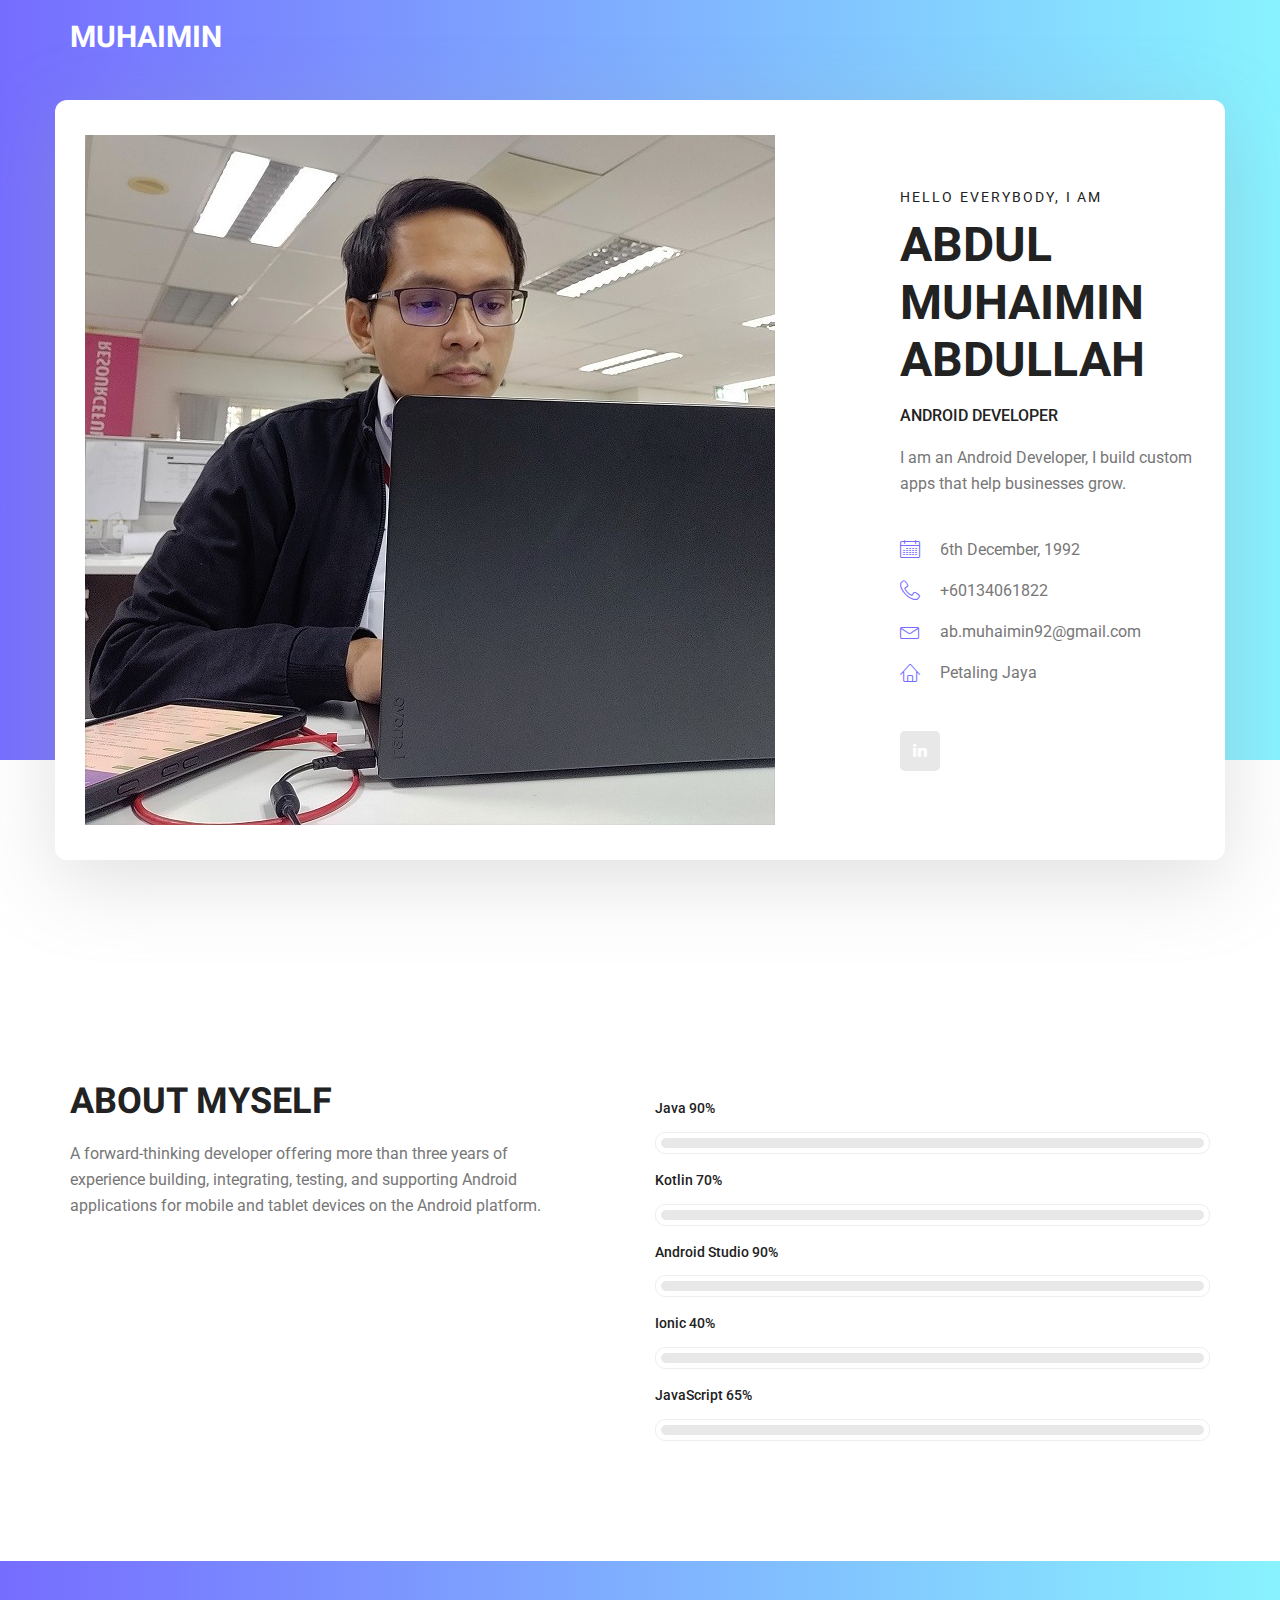
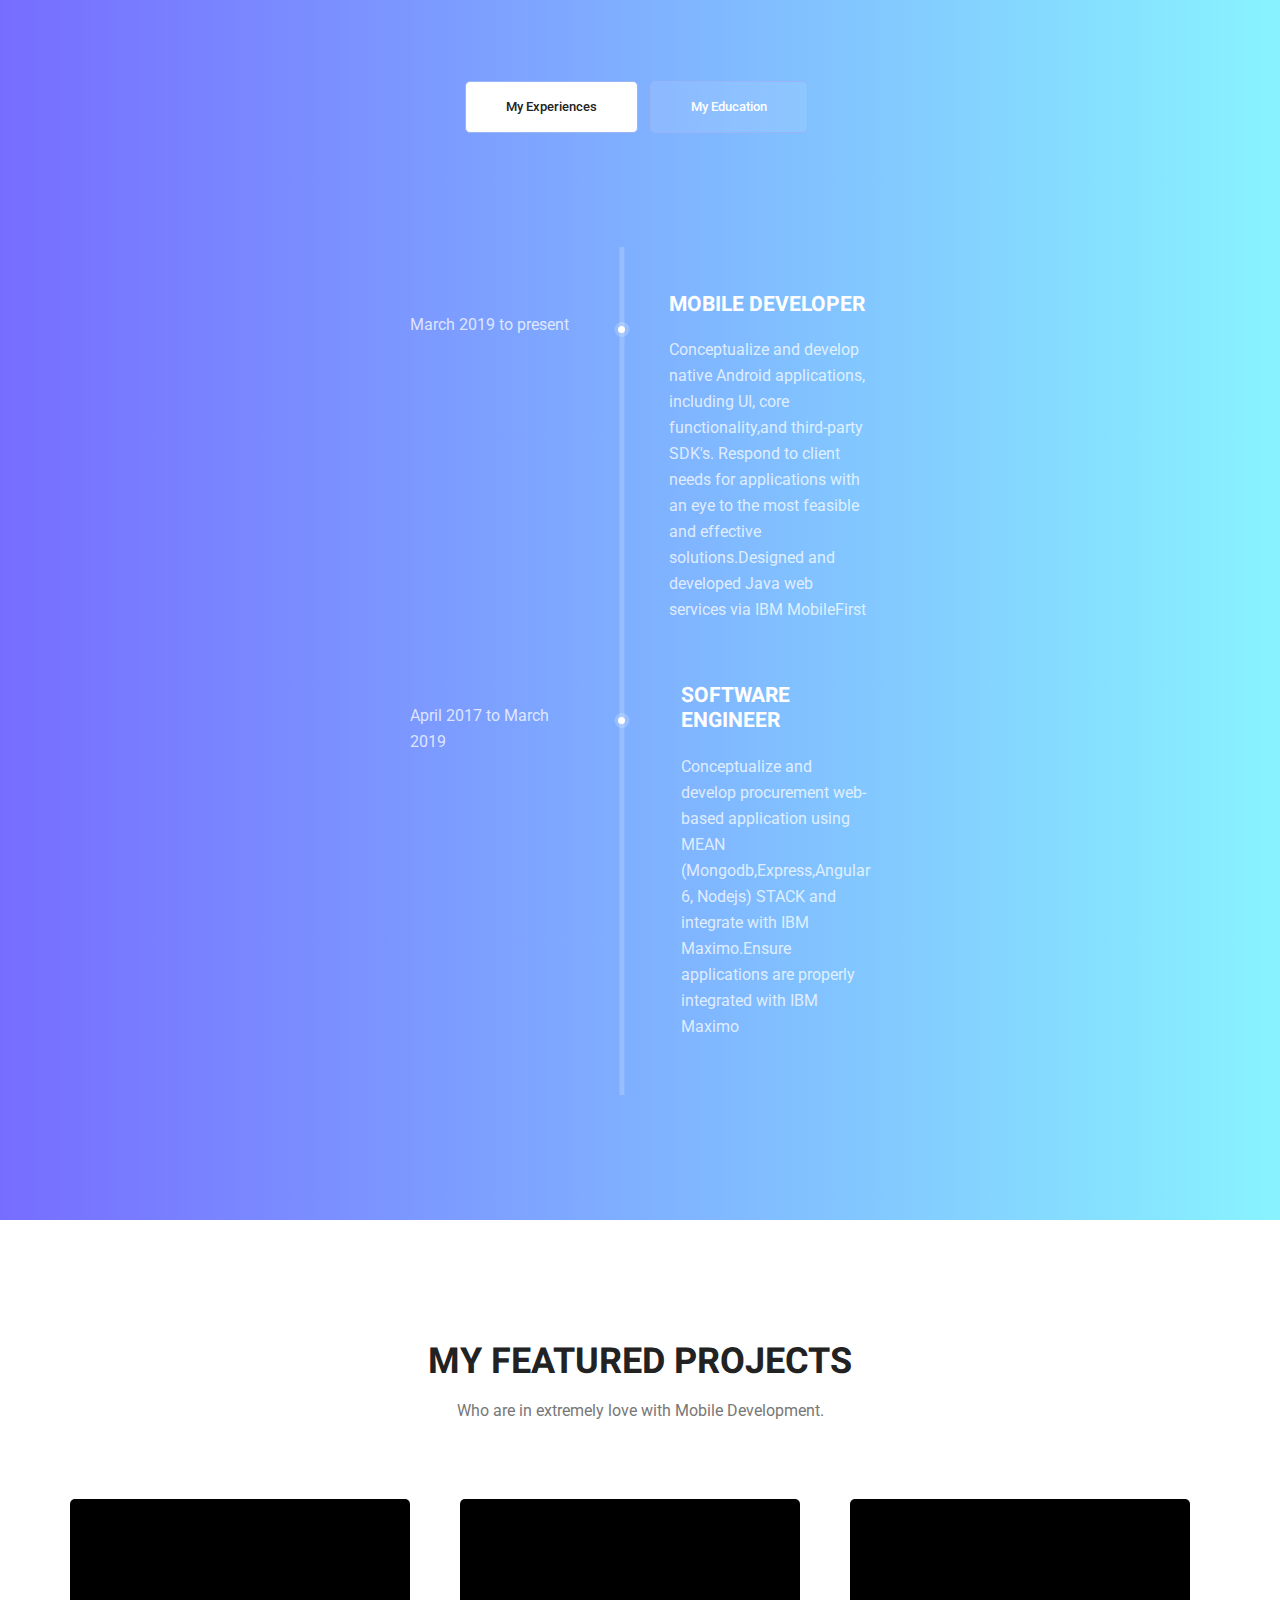
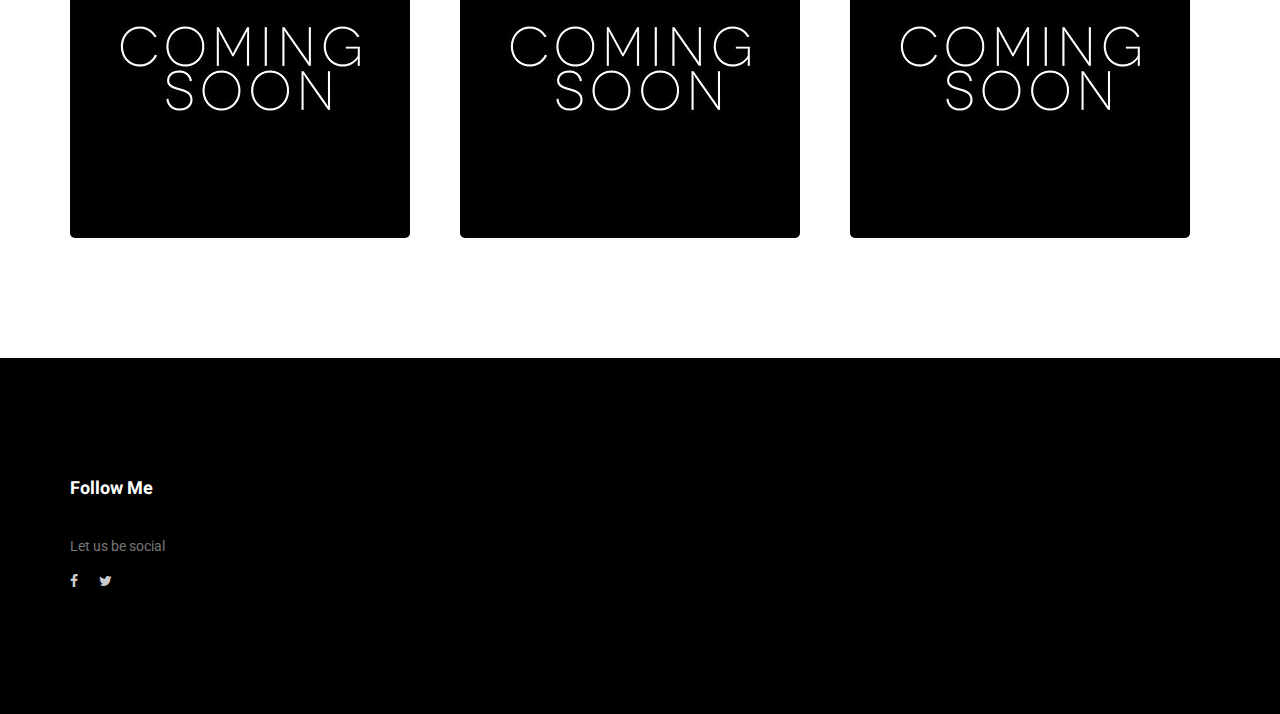
<file: index.html>
<!doctype html>
<html lang="en">

<head>
  <!-- Required meta tags -->
  <meta charset="utf-8">
  <meta name="viewport" content="width=device-width, initial-scale=1, shrink-to-fit=no">
  <link rel="icon" href="img/favicon.png" type="image/png">
  <title>Muhaimin</title>
  <!-- Bootstrap CSS -->
  <link rel="stylesheet" href="css/bootstrap.css">
  <link rel="stylesheet" href="vendors/linericon/style.css">
  <link rel="stylesheet" href="css/font-awesome.min.css">
  <link rel="stylesheet" href="vendors/owl-carousel/owl.carousel.min.css">
  <link rel="stylesheet" href="vendors/lightbox/simpleLightbox.css">
  <link rel="stylesheet" href="vendors/nice-select/css/nice-select.css">
  <link rel="stylesheet" href="vendors/animate-css/animate.css">
  <link rel="stylesheet" href="vendors/popup/magnific-popup.css">
  <link rel="stylesheet" href="vendors/flaticon/flaticon.css">
  <!-- main css -->
  <link rel="stylesheet" href="css/style.css">
  <link rel="stylesheet" href="css/responsive.css">
</head>

<body>

  <!--================Header Menu Area =================-->
  <header class="header_area">

    <div class="container box_1620">
      <!-- Brand and toggle get grouped for better mobile display -->
    <h2>MUHAIMIN</h2>

    </div>
  </header>
  <!--================Header Menu Area =================-->

  <!--================Home Banner Area =================-->
  <section class="home_banner_area">
    <div class="container box_1620">
      <div class="banner_inner d-flex align-items-center">
        <div class="banner_content">
          <div class="media">
            <div class="d-flex">
              <img src="img/personal.jpg" alt="">
            </div>
            <div class="media-body">
              <div class="personal_text">
                <h6>Hello Everybody, i am</h6>
                <h3>Abdul muhaimin abdullah</h3>
                <h4>Android Developer</h4>
                <p>I am an Android Developer, I build custom apps that help businesses grow.</p>
                <ul class="list basic_info">
                  <li><a href="#"><i class="lnr lnr-calendar-full"></i> 6th December, 1992</a></li>
                  <li><a href="#"><i class="lnr lnr-phone-handset"></i> +60134061822</a></li>
                  <li><a href="#"><i class="lnr lnr-envelope"></i>ab.muhaimin92@gmail.com</a></li>
                  <li><a href="#"><i class="lnr lnr-home"></i> Petaling Jaya</a></li>
                </ul>
                <ul class="list personal_social">
                  <li><a href="https://www.linkedin.com/in/abdul-muhaimin-abdullah-b556b0115/"><i class="fa fa-linkedin"></i></a></li>
                </ul>
              </div>
            </div>
          </div>
        </div>
      </div>
    </div>
  </section>
  <!--================End Home Banner Area =================-->

  <!--================Welcome Area =================-->
  <section class="welcome_area p_120">
    <div class="container">
      <div class="row welcome_inner">
        <div class="col-lg-6">
          <div class="welcome_text">
            <h4>About Myself</h4>
            <p>A forward-thinking developer offering more than three years of experience building, integrating, testing, and supporting Android applications for mobile and tablet devices on the Android platform.</p>
          </div>
        </div>
        <div class="col-lg-6">
          <div class="tools_expert">
            <div class="skill_main">
              <div class="skill_item">
                <h4>Java <span class="counter">90</span>%</h4>
                <div class="progress_br">
                  <div class="progress">
                    <div class="progress-bar" role="progressbar" aria-valuenow="90" aria-valuemin="0" aria-valuemax="100"></div>
                  </div>
                </div>
              </div>
              <div class="skill_item">
                <h4>Kotlin <span class="counter">70</span>%</h4>
                <div class="progress_br">
                  <div class="progress">
                    <div class="progress-bar" role="progressbar" aria-valuenow="70" aria-valuemin="0" aria-valuemax="100"></div>
                  </div>
                </div>
              </div>
              <div class="skill_item">
                <h4>Android Studio <span class="counter">90</span>%</h4>
                <div class="progress_br">
                  <div class="progress">
                    <div class="progress-bar" role="progressbar" aria-valuenow="90" aria-valuemin="0" aria-valuemax="100"></div>
                  </div>
                </div>
              </div>
              <div class="skill_item">
                <h4>Ionic <span class="counter">40</span>%</h4>
                <div class="progress_br">
                  <div class="progress">
                    <div class="progress-bar" role="progressbar" aria-valuenow="40" aria-valuemin="0" aria-valuemax="100"></div>
                  </div>
                </div>
              </div>
              <div class="skill_item">
                <h4>JavaScript <span class="counter">65</span>%</h4>
                <div class="progress_br">
                  <div class="progress">
                    <div class="progress-bar" role="progressbar" aria-valuenow="65" aria-valuemin="0" aria-valuemax="100"></div>
                  </div>
                </div>
              </div>
            </div>
          </div>
        </div>
      </div>
    </div>
  </section>
  <!--================End Welcome Area =================-->

  <!--================My Tabs Area =================-->
  <section class="mytabs_area p_120">
    <div class="container">
      <div class="tabs_inner">
        <ul class="nav nav-tabs" id="myTab" role="tablist">
          <li class="nav-item">
            <a class="nav-link active" id="home-tab" data-toggle="tab" href="#home" role="tab" aria-controls="home" aria-selected="true">My Experiences</a>
          </li>
          <li class="nav-item">
            <a class="nav-link" id="profile-tab" data-toggle="tab" href="#profile" role="tab" aria-controls="profile" aria-selected="false">My Education</a>
          </li>
        </ul>
        <div class="tab-content" id="myTabContent">
          <div class="tab-pane fade show active" id="home" role="tabpanel" aria-labelledby="home-tab">
            <ul class="list">
              <li>
                <span></span>
                <div class="media">
                  <div class="d-flex">
                    <p>March 2019 to present</p>
                  </div>
                  <div class="media-body">
                    <h4>Mobile Developer </h4>
                    <p>Conceptualize and develop native Android applications, including UI, core functionality,and third-party SDK's.
                      Respond to client needs for applications with an eye to the most feasible and effective solutions.Designed and developed Java web services via IBM MobileFirst</p>
                  </div>
                </div>
              </li>
              <li>
                <span></span>
                <div class="media">
                  <div class="d-flex">
                    <p>April 2017 to March 2019</p>
                  </div>
                  <div class="media-body">
                    <h4>Software Engineer</h4>
                    <p>Conceptualize and develop procurement web-based application using MEAN (Mongodb,Express,Angular 6, Nodejs) STACK and integrate with IBM Maximo.Ensure applications are properly integrated with IBM Maximo</p>
                  </div>
                </div>
              </li>
            </ul>
          </div>
          <div class="tab-pane fade" id="profile" role="tabpanel" aria-labelledby="profile-tab">
            <ul class="list">
              <li>
                <span></span>
                <div class="media">
                  <div class="d-flex">
                    <p>Jan 2017 to April 2017</p>
                  </div>
                  <div class="media-body">
                    <h4>Aptech Java Professional Training</h4>
                    <p>AGLSM Sdn Bhd, Private Education Institute, Kuala Lumpur, Malaysia</p>
                  </div>
                </div>
              </li>
              <li>
                <span></span>
                <div class="media">
                  <div class="d-flex">
                    <p>Sept 2011 to Jun 2015</p>
                  </div>
                  <div class="media-body">
                    <h4>Computer Engineering</h4>
                    <p>Universiti Malaysia Perlis (UniMAP)</p>
                  </div>
                </div>
              </li>
            </ul>
          </div>
        </div>
      </div>
    </div>
  </section>
  <!--================End My Tabs Area =================-->


  <!--================Home Gallery Area =================-->
  <section class="home_gallery_area p_120">
    <div class="container">
      <div class="main_title">
        <h2>My Featured Projects</h2>
        <p>Who are in extremely love with Mobile Development.</p>
      </div>
    </div>
    <div class="container">
      <div class="gallery_f_inner row imageGallery1">
        <div class="col-lg-4 col-md-4 col-sm-6 brand manipul design print">
          <div class="h_gallery_item">
            <div class="g_img_item">
              <img class="img-fluid" src="img/gallery/project-1.jpg" alt="">
              <a class="light" href="img/gallery/project-1.jpg"><img src="img/gallery/icon.png" alt=""></a>
            </div>
            <div class="g_item_text">
              <!-- <h4>Buku Masakan</h4>
              <p>Android</p>-->
            </div>
          </div>
        </div>
        <div class="col-lg-4 col-md-4 col-sm-6 brand manipul creative">
          <div class="h_gallery_item">
            <div class="g_img_item">
              <img class="img-fluid" src="img/gallery/project-1.jpg" alt="">
              <a class="light" href="img/gallery/project-1.jpg"><img src="img/gallery/icon.png" alt=""></a>
            </div>
            <div class="g_item_text">
              <!-- <h4>Buku Masakan</h4>
              <p>Android</p>-->
            </div>
          </div>
        </div>
        <div class="col-lg-4 col-md-4 col-sm-6 manipul creative design print">
          <div class="h_gallery_item">
            <div class="g_img_item">
              <img class="img-fluid" src="img/gallery/project-1.jpg" alt="">
              <a class="light" href="img/gallery/project-1.jpg"><img src="img/gallery/icon.png" alt=""></a>
            </div>
            <div class="g_item_text">
              <!-- <h4>Buku Masakan</h4>
              <p>Android</p>-->
            </div>
          </div>
        </div>
      </div>
    </div>
  </section>
  <!--================End Home Gallery Area =================-->


  <!--================Footer Area =================-->
  <footer class="footer_area p_120">
    <div class="container">
      <div class="row footer_inner">
        <div class="col-lg-2">
          <aside class="f_widget social_widget">
            <div class="f_title">
              <h3>Follow Me</h3>
            </div>
            <p>Let us be social</p>
            <ul class="list">
              <li><a href="#"><i class="fa fa-facebook"></i></a></li>
              <li><a href="#"><i class="fa fa-twitter"></i></a></li>
            </ul>
          </aside>
        </div>
      </div>
    </div>
  </footer>
  <!--================End Footer Area =================-->






  <!-- Optional JavaScript -->
  <!-- jQuery first, then Popper.js, then Bootstrap JS -->
  <script src="js/jquery-3.3.1.min.js"></script>
  <script src="js/popper.js"></script>
  <script src="js/bootstrap.min.js"></script>
  <script src="js/stellar.js"></script>
  <script src="vendors/lightbox/simpleLightbox.min.js"></script>
  <script src="vendors/nice-select/js/jquery.nice-select.min.js"></script>
  <script src="vendors/isotope/imagesloaded.pkgd.min.js"></script>
  <script src="vendors/isotope/isotope.pkgd.min.js"></script>
  <script src="vendors/owl-carousel/owl.carousel.min.js"></script>
  <script src="vendors/popup/jquery.magnific-popup.min.js"></script>
  <script src="js/jquery.ajaxchimp.min.js"></script>
  <script src="vendors/counter-up/jquery.waypoints.min.js"></script>
  <script src="vendors/counter-up/jquery.counterup.min.js"></script>
  <script src="js/mail-script.js"></script>
  <script src="js/theme.js"></script>
</body>

</html>
</file>
<file: vendors/linericon/style.css>
@font-face {
	font-family: 'Linearicons-Free';
	src:url('fonts/Linearicons-Free.eot?w118d');
	src:url('fonts/Linearicons-Free.eot?#iefixw118d') format('embedded-opentype'),
		url('fonts/Linearicons-Free.woff2?w118d') format('woff2'),
		url('fonts/Linearicons-Free.woff?w118d') format('woff'),
		url('fonts/Linearicons-Free.ttf?w118d') format('truetype'),
		url('fonts/Linearicons-Free.svg?w118d#Linearicons-Free') format('svg');
	font-weight: normal;
	font-style: normal;
}

.lnr {
	font-family: 'Linearicons-Free';
	speak: none;
	font-style: normal;
	font-weight: normal;
	font-variant: normal;
	text-transform: none;
	line-height: 1;

	/* Better Font Rendering =========== */
	-webkit-font-smoothing: antialiased;
	-moz-osx-font-smoothing: grayscale;
}

.lnr-home:before {
	content: "\e800";
}
.lnr-apartment:before {
	content: "\e801";
}
.lnr-pencil:before {
	content: "\e802";
}
.lnr-magic-wand:before {
	content: "\e803";
}
.lnr-drop:before {
	content: "\e804";
}
.lnr-lighter:before {
	content: "\e805";
}
.lnr-poop:before {
	content: "\e806";
}
.lnr-sun:before {
	content: "\e807";
}
.lnr-moon:before {
	content: "\e808";
}
.lnr-cloud:before {
	content: "\e809";
}
.lnr-cloud-upload:before {
	content: "\e80a";
}
.lnr-cloud-download:before {
	content: "\e80b";
}
.lnr-cloud-sync:before {
	content: "\e80c";
}
.lnr-cloud-check:before {
	content: "\e80d";
}
.lnr-database:before {
	content: "\e80e";
}
.lnr-lock:before {
	content: "\e80f";
}
.lnr-cog:before {
	content: "\e810";
}
.lnr-trash:before {
	content: "\e811";
}
.lnr-dice:before {
	content: "\e812";
}
.lnr-heart:before {
	content: "\e813";
}
.lnr-star:before {
	content: "\e814";
}
.lnr-star-half:before {
	content: "\e815";
}
.lnr-star-empty:before {
	content: "\e816";
}
.lnr-flag:before {
	content: "\e817";
}
.lnr-envelope:before {
	content: "\e818";
}
.lnr-paperclip:before {
	content: "\e819";
}
.lnr-inbox:before {
	content: "\e81a";
}
.lnr-eye:before {
	content: "\e81b";
}
.lnr-printer:before {
	content: "\e81c";
}
.lnr-file-empty:before {
	content: "\e81d";
}
.lnr-file-add:before {
	content: "\e81e";
}
.lnr-enter:before {
	content: "\e81f";
}
.lnr-exit:before {
	content: "\e820";
}
.lnr-graduation-hat:before {
	content: "\e821";
}
.lnr-license:before {
	content: "\e822";
}
.lnr-music-note:before {
	content: "\e823";
}
.lnr-film-play:before {
	content: "\e824";
}
.lnr-camera-video:before {
	content: "\e825";
}
.lnr-camera:before {
	content: "\e826";
}
.lnr-picture:before {
	content: "\e827";
}
.lnr-book:before {
	content: "\e828";
}
.lnr-bookmark:before {
	content: "\e829";
}
.lnr-user:before {
	content: "\e82a";
}
.lnr-users:before {
	content: "\e82b";
}
.lnr-shirt:before {
	content: "\e82c";
}
.lnr-store:before {
	content: "\e82d";
}
.lnr-cart:before {
	content: "\e82e";
}
.lnr-tag:before {
	content: "\e82f";
}
.lnr-phone-handset:before {
	content: "\e830";
}
.lnr-phone:before {
	content: "\e831";
}
.lnr-pushpin:before {
	content: "\e832";
}
.lnr-map-marker:before {
	content: "\e833";
}
.lnr-map:before {
	content: "\e834";
}
.lnr-location:before {
	content: "\e835";
}
.lnr-calendar-full:before {
	content: "\e836";
}
.lnr-keyboard:before {
	content: "\e837";
}
.lnr-spell-check:before {
	content: "\e838";
}
.lnr-screen:before {
	content: "\e839";
}
.lnr-smartphone:before {
	content: "\e83a";
}
.lnr-tablet:before {
	content: "\e83b";
}
.lnr-laptop:before {
	content: "\e83c";
}
.lnr-laptop-phone:before {
	content: "\e83d";
}
.lnr-power-switch:before {
	content: "\e83e";
}
.lnr-bubble:before {
	content: "\e83f";
}
.lnr-heart-pulse:before {
	content: "\e840";
}
.lnr-construction:before {
	content: "\e841";
}
.lnr-pie-chart:before {
	content: "\e842";
}
.lnr-chart-bars:before {
	content: "\e843";
}
.lnr-gift:before {
	content: "\e844";
}
.lnr-diamond:before {
	content: "\e845";
}
.lnr-linearicons:before {
	content: "\e846";
}
.lnr-dinner:before {
	content: "\e847";
}
.lnr-coffee-cup:before {
	content: "\e848";
}
.lnr-leaf:before {
	content: "\e849";
}
.lnr-paw:before {
	content: "\e84a";
}
.lnr-rocket:before {
	content: "\e84b";
}
.lnr-briefcase:before {
	content: "\e84c";
}
.lnr-bus:before {
	content: "\e84d";
}
.lnr-car:before {
	content: "\e84e";
}
.lnr-train:before {
	content: "\e84f";
}
.lnr-bicycle:before {
	content: "\e850";
}
.lnr-wheelchair:before {
	content: "\e851";
}
.lnr-select:before {
	content: "\e852";
}
.lnr-earth:before {
	content: "\e853";
}
.lnr-smile:before {
	content: "\e854";
}
.lnr-sad:before {
	content: "\e855";
}
.lnr-neutral:before {
	content: "\e856";
}
.lnr-mustache:before {
	content: "\e857";
}
.lnr-alarm:before {
	content: "\e858";
}
.lnr-bullhorn:before {
	content: "\e859";
}
.lnr-volume-high:before {
	content: "\e85a";
}
.lnr-volume-medium:before {
	content: "\e85b";
}
.lnr-volume-low:before {
	content: "\e85c";
}
.lnr-volume:before {
	content: "\e85d";
}
.lnr-mic:before {
	content: "\e85e";
}
.lnr-hourglass:before {
	content: "\e85f";
}
.lnr-undo:before {
	content: "\e860";
}
.lnr-redo:before {
	content: "\e861";
}
.lnr-sync:before {
	content: "\e862";
}
.lnr-history:before {
	content: "\e863";
}
.lnr-clock:before {
	content: "\e864";
}
.lnr-download:before {
	content: "\e865";
}
.lnr-upload:before {
	content: "\e866";
}
.lnr-enter-down:before {
	content: "\e867";
}
.lnr-exit-up:before {
	content: "\e868";
}
.lnr-bug:before {
	content: "\e869";
}
.lnr-code:before {
	content: "\e86a";
}
.lnr-link:before {
	content: "\e86b";
}
.lnr-unlink:before {
	content: "\e86c";
}
.lnr-thumbs-up:before {
	content: "\e86d";
}
.lnr-thumbs-down:before {
	content: "\e86e";
}
.lnr-magnifier:before {
	content: "\e86f";
}
.lnr-cross:before {
	content: "\e870";
}
.lnr-menu:before {
	content: "\e871";
}
.lnr-list:before {
	content: "\e872";
}
.lnr-chevron-up:before {
	content: "\e873";
}
.lnr-chevron-down:before {
	content: "\e874";
}
.lnr-chevron-left:before {
	content: "\e875";
}
.lnr-chevron-right:before {
	content: "\e876";
}
.lnr-arrow-up:before {
	content: "\e877";
}
.lnr-arrow-down:before {
	content: "\e878";
}
.lnr-arrow-left:before {
	content: "\e879";
}
.lnr-arrow-right:before {
	content: "\e87a";
}
.lnr-move:before {
	content: "\e87b";
}
.lnr-warning:before {
	content: "\e87c";
}
.lnr-question-circle:before {
	content: "\e87d";
}
.lnr-menu-circle:before {
	content: "\e87e";
}
.lnr-checkmark-circle:before {
	content: "\e87f";
}
.lnr-cross-circle:before {
	content: "\e880";
}
.lnr-plus-circle:before {
	content: "\e881";
}
.lnr-circle-minus:before {
	content: "\e882";
}
.lnr-arrow-up-circle:before {
	content: "\e883";
}
.lnr-arrow-down-circle:before {
	content: "\e884";
}
.lnr-arrow-left-circle:before {
	content: "\e885";
}
.lnr-arrow-right-circle:before {
	content: "\e886";
}
.lnr-chevron-up-circle:before {
	content: "\e887";
}
.lnr-chevron-down-circle:before {
	content: "\e888";
}
.lnr-chevron-left-circle:before {
	content: "\e889";
}
.lnr-chevron-right-circle:before {
	content: "\e88a";
}
.lnr-crop:before {
	content: "\e88b";
}
.lnr-frame-expand:before {
	content: "\e88c";
}
.lnr-frame-contract:before {
	content: "\e88d";
}
.lnr-layers:before {
	content: "\e88e";
}
.lnr-funnel:before {
	content: "\e88f";
}
.lnr-text-format:before {
	content: "\e890";
}
.lnr-text-format-remove:before {
	content: "\e891";
}
.lnr-text-size:before {
	content: "\e892";
}
.lnr-bold:before {
	content: "\e893";
}
.lnr-italic:before {
	content: "\e894";
}
.lnr-underline:before {
	content: "\e895";
}
.lnr-strikethrough:before {
	content: "\e896";
}
.lnr-highlight:before {
	content: "\e897";
}
.lnr-text-align-left:before {
	content: "\e898";
}
.lnr-text-align-center:before {
	content: "\e899";
}
.lnr-text-align-right:before {
	content: "\e89a";
}
.lnr-text-align-justify:before {
	content: "\e89b";
}
.lnr-line-spacing:before {
	content: "\e89c";
}
.lnr-indent-increase:before {
	content: "\e89d";
}
.lnr-indent-decrease:before {
	content: "\e89e";
}
.lnr-pilcrow:before {
	content: "\e89f";
}
.lnr-direction-ltr:before {
	content: "\e8a0";
}
.lnr-direction-rtl:before {
	content: "\e8a1";
}
.lnr-page-break:before {
	content: "\e8a2";
}
.lnr-sort-alpha-asc:before {
	content: "\e8a3";
}
.lnr-sort-amount-asc:before {
	content: "\e8a4";
}
.lnr-hand:before {
	content: "\e8a5";
}
.lnr-pointer-up:before {
	content: "\e8a6";
}
.lnr-pointer-right:before {
	content: "\e8a7";
}
.lnr-pointer-down:before {
	content: "\e8a8";
}
.lnr-pointer-left:before {
	content: "\e8a9";
}
</file>
<file: vendors/nice-select/css/nice-select.css>
.nice-select {
  -webkit-tap-highlight-color: transparent;
  background-color: #fff;
  border-radius: 5px;
  border: solid 1px #e8e8e8;
  box-sizing: border-box;
  clear: both;
  cursor: pointer;
  display: block;
  float: left;
  font-family: inherit;
  font-size: 14px;
  font-weight: normal;
  height: 42px;
  line-height: 40px;
  outline: none;
  padding-left: 18px;
  padding-right: 30px;
  position: relative;
  text-align: left !important;
  -webkit-transition: all 0.2s ease-in-out;
  transition: all 0.2s ease-in-out;
  -webkit-user-select: none;
     -moz-user-select: none;
      -ms-user-select: none;
          user-select: none;
  white-space: nowrap;
  width: auto; }
  .nice-select:hover {
    border-color: #dbdbdb; }
  .nice-select:active, .nice-select.open, .nice-select:focus {
    border-color: #999; }
  .nice-select:after {
    border-bottom: 2px solid #999;
    border-right: 2px solid #999;
    content: '';
    display: block;
    height: 5px;
    margin-top: -4px;
    pointer-events: none;
    position: absolute;
    right: 12px;
    top: 50%;
    -webkit-transform-origin: 66% 66%;
        -ms-transform-origin: 66% 66%;
            transform-origin: 66% 66%;
    -webkit-transform: rotate(45deg);
        -ms-transform: rotate(45deg);
            transform: rotate(45deg);
    -webkit-transition: all 0.15s ease-in-out;
    transition: all 0.15s ease-in-out;
    width: 5px; }
  .nice-select.open:after {
    -webkit-transform: rotate(-135deg);
        -ms-transform: rotate(-135deg);
            transform: rotate(-135deg); }
  .nice-select.open .list {
    opacity: 1;
    pointer-events: auto;
    -webkit-transform: scale(1) translateY(0);
        -ms-transform: scale(1) translateY(0);
            transform: scale(1) translateY(0); }
  .nice-select.disabled {
    border-color: #ededed;
    color: #999;
    pointer-events: none; }
    .nice-select.disabled:after {
      border-color: #cccccc; }
  .nice-select.wide {
    width: 100%; }
    .nice-select.wide .list {
      left: 0 !important;
      right: 0 !important; }
  .nice-select.right {
    float: right; }
    .nice-select.right .list {
      left: auto;
      right: 0; }
  .nice-select.small {
    font-size: 12px;
    height: 36px;
    line-height: 34px; }
    .nice-select.small:after {
      height: 4px;
      width: 4px; }
    .nice-select.small .option {
      line-height: 34px;
      min-height: 34px; }
  .nice-select .list {
    background-color: #fff;
    border-radius: 5px;
    box-shadow: 0 0 0 1px rgba(68, 68, 68, 0.11);
    box-sizing: border-box;
    margin-top: 4px;
    opacity: 0;
    overflow: hidden;
    padding: 0;
    pointer-events: none;
    position: absolute;
    top: 100%;
    left: 0;
    -webkit-transform-origin: 50% 0;
        -ms-transform-origin: 50% 0;
            transform-origin: 50% 0;
    -webkit-transform: scale(0.75) translateY(-21px);
        -ms-transform: scale(0.75) translateY(-21px);
            transform: scale(0.75) translateY(-21px);
    -webkit-transition: all 0.2s cubic-bezier(0.5, 0, 0, 1.25), opacity 0.15s ease-out;
    transition: all 0.2s cubic-bezier(0.5, 0, 0, 1.25), opacity 0.15s ease-out;
    z-index: 9; }
    .nice-select .list:hover .option:not(:hover) {
      background-color: transparent !important; }
  .nice-select .option {
    cursor: pointer;
    font-weight: 400;
    line-height: 40px;
    list-style: none;
    min-height: 40px;
    outline: none;
    padding-left: 18px;
    padding-right: 29px;
    text-align: left;
    -webkit-transition: all 0.2s;
    transition: all 0.2s; }
    .nice-select .option:hover, .nice-select .option.focus, .nice-select .option.selected.focus {
      background-color: #f6f6f6; }
    .nice-select .option.selected {
      font-weight: bold; }
    .nice-select .option.disabled {
      background-color: transparent;
      color: #999;
      cursor: default; }

.no-csspointerevents .nice-select .list {
  display: none; }

.no-csspointerevents .nice-select.open .list {
  display: block; }
</file>
<file: vendors/flaticon/flaticon.css>
/*
  	Flaticon icon font: Flaticon
  	Creation date: 26/06/2018 17:19
  	*/

@font-face {
  font-family: "Flaticon";
  src: url("./Flaticon.eot");
  src: url("./Flaticon.eot?#iefix") format("embedded-opentype"),
       url("./Flaticon.woff") format("woff"),
       url("./Flaticon.ttf") format("truetype"),
       url("./Flaticon.svg#Flaticon") format("svg");
  font-weight: normal;
  font-style: normal;
}

@media screen and (-webkit-min-device-pixel-ratio:0) {
  @font-face {
    font-family: "Flaticon";
    src: url("./Flaticon.svg#Flaticon") format("svg");
  }
}

[class^="flaticon-"]:before, [class*=" flaticon-"]:before,
[class^="flaticon-"]:after, [class*=" flaticon-"]:after {   
  font-family: Flaticon;
        font-size: 20px;
font-style: normal;
margin-left: 20px;
}

.flaticon-skyline:before { content: "\f100"; }
.flaticon-sketch:before { content: "\f101"; }
.flaticon-city:before { content: "\f102"; }
</file>
<file: css/style.css>
/*----------------------------------------------------
@File: Default Styles
@Author: Rocky Ahmed
@URL: http://wethemez.com
Author E-mail: rockybd1995@gmail.com

This file contains the styling for the actual theme, this
is the file you need to edit to change the look of the
theme.
---------------------------------------------------- */
/*=====================================================================
@Template Name: Builder Construction
@Author: Rocky Ahmed
@Developed By: Rocky Ahmed
@Developer URL: http://rocky.wethemez.com
Author E-mail: rockybd1995@gmail.com

@Default Styles

Table of Content:
01/ Variables
02/ predefin
03/ header
04/ button
05/ banner
06/ breadcrumb
07/ about
08/ team
09/ project
10/ price
11/ team
12/ blog
13/ video
14/ features
15/ career
16/ contact
17/ footer

=====================================================================*/
/*----------------------------------------------------*/
/*font Variables*/
/*Color Variables*/
/*=================== fonts ====================*/
@import url("https://fonts.googleapis.com/css?family=Heebo:300,400,700,900|Roboto:300,400,500,700");

/*---------------------------------------------------- */
/*----------------------------------------------------*/
.list {
  list-style: none;
  margin: 0px;
  padding: 0px;
}

a {
  text-decoration: none;
  transition: all 0.3s ease-in-out;
}

a:hover, a:focus {
  text-decoration: none;
  outline: none;
}

.row.m0 {
  margin: 0px;
}

body {
  line-height: 26px;
  font-size: 16px;
  font-family: "Roboto", sans-serif;
  font-weight: normal;
  color: #777777;
}

h1, h2, h3, h4, h5, h6 {
  font-family: "Heebo", sans-serif;
  font-weight: bold;
}

button:focus {
  outline: none;
  box-shadow: none;
}

.p0 {
  padding-left: 0px;
  padding-right: 0px;
}

.p_120 {
  padding-top: 120px;
  padding-bottom: 120px;
}

.p_100 {
  padding-top: 100px;
  padding-bottom: 100px;
}

.pad_top {
  padding-top: 120px;
}

.pad_bt {
  padding-bottom: 120px;
}

.mt-25 {
  margin-top: 25px;
}

@media (min-width: 1200px) {
  .container {
    max-width: 1170px;
  }
}

@media (min-width: 1620px) {
  .box_1620 {
    max-width: 1620px;
    margin: auto;
    width: 100%;
    padding-left: 0px;
    padding-right: 0px;
  }
}

/* Main Title Area css
============================================================================================ */
.main_title {
  text-align: center;
  max-width: 670px;
  margin: 0px auto 75px;
}

.main_title h2 {
  font-family: "Heebo", sans-serif;
  font-size: 36px;
  color: #222222;
  margin-bottom: 15px;
  text-transform: uppercase;
}

.main_title p {
  font-size: 16px;
  font-family: "Roboto", sans-serif;
  font-weight: normal;
  line-height: 26px;
  color: #777777;
  margin-bottom: 0px;
}

/* End Main Title Area css
============================================================================================ */
/*---------------------------------------------------- */
/*----------------------------------------------------*/
.header_area {
  position: absolute;
  width: 100%;
  top: 20px;
  left: 0;
  z-index: 99;
  transition: background 0.4s, all 0.3s linear;
}


h2 {
  color: white;
}

/*---------------------------------------------------- */
/*----------------------------------------------------*/
/* Home Banner Area css
============================================================================================ */
.home_banner_area {
  position: relative;
  z-index: 1;
  background-image: -moz-linear-gradient(0deg, #766dff 0%, #88f3ff 100%);
  background-image: -webkit-linear-gradient(0deg, #766dff 0%, #88f3ff 100%);
  background-image: -ms-linear-gradient(0deg, #766dff 0%, #88f3ff 100%);
  margin-bottom: 200px;
}

.home_banner_area .box_1620 {
  min-height: 700px;
  border-radius: 12px;
  position: relative;
  bottom: -100px;
  background: #fff;
  padding: 30px;
  box-shadow: 0px 20px 80px 0px rgba(153, 153, 153, 0.3);
}

.home_banner_area .banner_inner {
  position: relative;
  width: 100%;
  min-height: 700px;
  display: flex;
}

.home_banner_area .banner_inner .banner_content {
  color: #222222;
  vertical-align: middle;
  align-self: center;
  text-align: left;
}

.home_banner_area .banner_inner .banner_content .media .d-flex {
  padding-right: 125px;
}

.home_banner_area .banner_inner .banner_content .media .media-body {
  vertical-align: middle;
  align-self: center;
}

.blog_banner {
  min-height: 780px;
  position: relative;
  z-index: 1;
  overflow: hidden;
  margin-bottom: 0px;
}

.blog_banner .banner_inner {
  background: #04091e;
  position: relative;
  overflow: hidden;
  width: 100%;
  min-height: 780px;
  z-index: 1;
}

.blog_banner .banner_inner .overlay {
  background: url(../img/banner/banner-2.jpg) no-repeat scroll center center;
  opacity: .5;
  height: 125%;
  position: absolute;
  left: 0px;
  top: 0px;
  width: 100%;
  z-index: -1;
}

.blog_banner .banner_inner .blog_b_text {
  max-width: 700px;
  margin: auto;
  color: #fff;
}

.blog_banner .banner_inner .blog_b_text h2 {
  font-size: 60px;
  font-weight: bold;
  font-family: "Heebo", sans-serif;
  line-height: 66px;
  margin-bottom: 15px;
  text-transform: uppercase;
}

.blog_banner .banner_inner .blog_b_text p {
  font-size: 16px;
  margin-bottom: 35px;
}

.blog_banner .banner_inner .blog_b_text .white_bg_btn {
  line-height: 42px;
  padding: 0px 45px;
  border-radius: 5px;
}

.banner_box {
  max-width: 1620px;
  margin: auto;
}

.banner_area {
  position: relative;
  z-index: 1;
  min-height: 350px;
  background-image: -moz-linear-gradient(0deg, #766dff 0%, #88f3ff 100%);
  background-image: -webkit-linear-gradient(0deg, #766dff 0%, #88f3ff 100%);
  background-image: -ms-linear-gradient(0deg, #766dff 0%, #88f3ff 100%);
  margin-bottom: 120px;
}

.banner_area .box_1620 {
  background: #fff;
  min-height: 360px;
  border-radius: 12px;
  position: relative;
  bottom: -120px;
  box-shadow: 0px 20px 80px 0px rgba(153, 153, 153, 0.3);
}

.banner_area .banner_inner {
  position: relative;
  overflow: hidden;
  width: 100%;
  min-height: 360px;
  z-index: 1;
}

.banner_area .banner_inner .banner_content h2 {
  color: #222222;
  font-size: 48px;
  font-family: "Heebo", sans-serif;
  margin-bottom: 0px;
  font-weight: bold;
}

.banner_area .banner_inner .banner_content .page_link a {
  font-size: 14px;
  color: #222222;
  font-family: "Roboto", sans-serif;
  margin-right: 32px;
  position: relative;
}

.banner_area .banner_inner .banner_content .page_link a:before {
  content: "\e87a";
  font-family: 'Linearicons-Free';
  position: absolute;
  right: -25px;
  top: 50%;
  transform: translateY(-50%);
}

.banner_area .banner_inner .banner_content .page_link a:last-child {
  margin-right: 0px;
}

.banner_area .banner_inner .banner_content .page_link a:last-child:before {
  display: none;
}

.banner_area .banner_inner .banner_content .page_link a:hover {
  color: #766dff;
}

/* End Home Banner Area css
============================================================================================ */
/*---------------------------------------------------- */
/*----------------------------------------------------*/
/* Latest Blog Area css
============================================================================================ */
.latest_blog_inner {
  margin-bottom: -30px;
}

.l_blog_item {
  margin-bottom: 30px;
}

.l_blog_item .date {
  font-size: 13px;
  font-family: "Roboto", sans-serif;
  font-weight: normal;
  color: #777777;
  margin-top: 20px;
  display: block;
  margin-bottom: 15px;
}

.l_blog_item h4 {
  font-size: 18px;
  line-height: 24px;
  color: #222222;
  border-bottom: 1px solid #eeeeee;
  padding-bottom: 20px;
  margin-bottom: 20px;
  transition: all 300ms linear 0s;
}

.l_blog_item p {
  margin-bottom: 0px;
}

.l_blog_item:hover h4 {
  color: #766dff;
}

/* End Latest Blog Area css
============================================================================================ */
/*================= latest_blog_area css =============*/
.single-recent-blog-post {
  margin-bottom: 30px;
}

.single-recent-blog-post .thumb {
  overflow: hidden;
}

.single-recent-blog-post .thumb img {
  transition: all 0.7s linear;
}

.single-recent-blog-post .details {
  padding-top: 30px;
}

.single-recent-blog-post .details .sec_h4 {
  line-height: 24px;
  padding: 10px 0px 13px;
  transition: all 0.3s linear;
}

.single-recent-blog-post .details .sec_h4:hover {
  color: #777777;
}

.single-recent-blog-post .date {
  font-size: 14px;
  line-height: 24px;
  font-weight: 400;
}

.single-recent-blog-post:hover img {
  transform: scale(1.23) rotate(10deg);
}

.tags .tag_btn {
  font-size: 12px;
  font-weight: 500;
  line-height: 20px;
  border: 1px solid #eeeeee;
  display: inline-block;
  padding: 1px 18px;
  text-align: center;
  color: #222222;
}

.tags .tag_btn:before {
  background: #766dff;
}

.tags .tag_btn+.tag_btn {
  margin-left: 2px;
}

/*========= blog_categorie_area css ===========*/
.blog_categorie_area {
  padding-top: 80px;
  padding-bottom: 80px;
}

.categories_post {
  position: relative;
  text-align: center;
  cursor: pointer;
}

.categories_post img {
  max-width: 100%;
}

.categories_post .categories_details {
  position: absolute;
  top: 20px;
  left: 20px;
  right: 20px;
  bottom: 20px;
  background: rgba(34, 34, 34, 0.8);
  color: #fff;
  transition: all 0.3s linear;
  display: flex;
  align-items: center;
  justify-content: center;
}

.categories_post .categories_details h5 {
  margin-bottom: 0px;
  font-size: 18px;
  line-height: 26px;
  text-transform: uppercase;
  color: #fff;
  position: relative;
}

.categories_post .categories_details p {
  font-weight: 300;
  font-size: 14px;
  line-height: 26px;
  margin-bottom: 0px;
}

.categories_post .categories_details .border_line {
  margin: 10px 0px;
  background: #fff;
  width: 100%;
  height: 1px;
}

.categories_post:hover .categories_details {
  background-image: -moz-linear-gradient(0deg, #766dff 0%, #88f3ff 100%);
  background-image: -webkit-linear-gradient(0deg, #766dff 0%, #88f3ff 100%);
  background-image: -ms-linear-gradient(0deg, #766dff 0%, #88f3ff 100%);
  opacity: 0.851;
}

/*============ blog_left_sidebar css ==============*/
.blog_item {
  margin-bottom: 40px;
}

.blog_info {
  padding-top: 30px;
}

.blog_info .post_tag {
  padding-bottom: 20px;
}

.blog_info .post_tag a {
  font: 300 14px/21px "Roboto", sans-serif;
  color: #222222;
}

.blog_info .post_tag a:hover {
  color: #777777;
}

.blog_info .post_tag a.active {
  color: #766dff;
}

.blog_info .blog_meta li a {
  font: 300 14px/20px "Roboto", sans-serif;
  color: #777777;
  vertical-align: middle;
  padding-bottom: 12px;
  display: inline-block;
}

.blog_info .blog_meta li a i {
  color: #222222;
  font-size: 16px;
  font-weight: 600;
  padding-left: 15px;
  line-height: 20px;
  vertical-align: middle;
}

.blog_info .blog_meta li a:hover {
  color: #766dff;
}

.blog_post img {
  max-width: 100%;
}

.blog_details {
  padding-top: 20px;
}

.blog_details h2 {
  font-size: 24px;
  line-height: 36px;
  color: #222222;
  font-weight: 600;
  transition: all 0.3s linear;
}

.blog_details h2:hover {
  color: #766dff;
}

.blog_details p {
  margin-bottom: 26px;
}

.view_btn {
  font-size: 14px;
  line-height: 36px;
  display: inline-block;
  color: #222222;
  font-weight: 500;
  padding: 0px 30px;
  background: #fff;
}

.blog_right_sidebar {
  border: 1px solid #eeeeee;
  background: #fafaff;
  padding: 30px;
}

.blog_right_sidebar .widget_title {
  font-size: 18px;
  line-height: 25px;
  background: #766dff;
  text-align: center;
  color: #fff;
  padding: 8px 0px;
  margin-bottom: 30px;
}

.blog_right_sidebar .search_widget .input-group .form-control {
  font-size: 14px;
  line-height: 29px;
  border: 0px;
  width: 100%;
  font-weight: 300;
  color: #fff;
  padding-left: 20px;
  border-radius: 45px;
  z-index: 0;
  background: #766dff;
}

.blog_right_sidebar .search_widget .input-group .form-control.placeholder {
  color: #fff;
}

.blog_right_sidebar .search_widget .input-group .form-control:-moz-placeholder {
  color: #fff;
}

.blog_right_sidebar .search_widget .input-group .form-control::-moz-placeholder {
  color: #fff;
}

.blog_right_sidebar .search_widget .input-group .form-control::-webkit-input-placeholder {
  color: #fff;
}

.blog_right_sidebar .search_widget .input-group .form-control:focus {
  box-shadow: none;
}

.blog_right_sidebar .search_widget .input-group .btn-default {
  position: absolute;
  right: 20px;
  background: transparent;
  border: 0px;
  box-shadow: none;
  font-size: 14px;
  color: #fff;
  padding: 0px;
  top: 50%;
  transform: translateY(-50%);
  z-index: 1;
}

.blog_right_sidebar .author_widget {
  text-align: center;
}

.blog_right_sidebar .author_widget h4 {
  font-size: 18px;
  line-height: 20px;
  color: #222222;
  margin-bottom: 5px;
  margin-top: 30px;
}

.blog_right_sidebar .author_widget p {
  margin-bottom: 0px;
}

.blog_right_sidebar .author_widget .social_icon {
  padding: 7px 0px 15px;
}

.blog_right_sidebar .author_widget .social_icon a {
  font-size: 14px;
  color: #222222;
  transition: all 0.2s linear;
}

.blog_right_sidebar .author_widget .social_icon a+a {
  margin-left: 20px;
}

.blog_right_sidebar .author_widget .social_icon a:hover {
  color: #766dff;
}

.blog_right_sidebar .popular_post_widget .post_item .media-body {
  justify-content: center;
  align-self: center;
  padding-left: 20px;
}

.blog_right_sidebar .popular_post_widget .post_item .media-body h3 {
  font-size: 14px;
  line-height: 20px;
  color: #222222;
  margin-bottom: 4px;
  transition: all 0.3s linear;
}

.blog_right_sidebar .popular_post_widget .post_item .media-body h3:hover {
  color: #766dff;
}

.blog_right_sidebar .popular_post_widget .post_item .media-body p {
  font-size: 12px;
  line-height: 21px;
  margin-bottom: 0px;
}

.blog_right_sidebar .popular_post_widget .post_item+.post_item {
  margin-top: 20px;
}

.blog_right_sidebar .post_category_widget .cat-list li {
  border-bottom: 2px dotted #eee;
  transition: all 0.3s ease 0s;
  padding-bottom: 12px;
}

.blog_right_sidebar .post_category_widget .cat-list li a {
  font-size: 14px;
  line-height: 20px;
  color: #777;
}

.blog_right_sidebar .post_category_widget .cat-list li a p {
  margin-bottom: 0px;
}

.blog_right_sidebar .post_category_widget .cat-list li+li {
  padding-top: 15px;
}

.blog_right_sidebar .post_category_widget .cat-list li:hover {
  border-color: #766dff;
}

.blog_right_sidebar .post_category_widget .cat-list li:hover a {
  color: #766dff;
}

.blog_right_sidebar .newsletter_widget {
  text-align: center;
}

.blog_right_sidebar .newsletter_widget .form-group {
  margin-bottom: 8px;
}

.blog_right_sidebar .newsletter_widget .input-group-prepend {
  margin-right: -1px;
}

.blog_right_sidebar .newsletter_widget .input-group-text {
  background: #fff;
  border-radius: 0px;
  vertical-align: top;
  font-size: 12px;
  line-height: 36px;
  padding: 0px 0px 0px 15px;
  border: 1px solid #eeeeee;
  border-right: 0px;
}

.blog_right_sidebar .newsletter_widget .form-control {
  font-size: 12px;
  line-height: 24px;
  color: #cccccc;
  border: 1px solid #eeeeee;
  border-left: 0px;
  border-radius: 0px;
}

.blog_right_sidebar .newsletter_widget .form-control.placeholder {
  color: #cccccc;
}

.blog_right_sidebar .newsletter_widget .form-control:-moz-placeholder {
  color: #cccccc;
}

.blog_right_sidebar .newsletter_widget .form-control::-moz-placeholder {
  color: #cccccc;
}

.blog_right_sidebar .newsletter_widget .form-control::-webkit-input-placeholder {
  color: #cccccc;
}

.blog_right_sidebar .newsletter_widget .form-control:focus {
  outline: none;
  box-shadow: none;
}

.blog_right_sidebar .newsletter_widget .bbtns {
  background: #766dff;
  color: #fff;
  font-size: 12px;
  line-height: 38px;
  display: inline-block;
  font-weight: 500;
  padding: 0px 24px 0px 24px;
  border-radius: 0;
}

.blog_right_sidebar .newsletter_widget .text-bottom {
  font-size: 12px;
}

.blog_right_sidebar .tag_cloud_widget ul li {
  display: inline-block;
}

.blog_right_sidebar .tag_cloud_widget ul li a {
  display: inline-block;
  border: 1px solid #eee;
  background: #fff;
  padding: 0px 13px;
  margin-bottom: 8px;
  transition: all 0.3s ease 0s;
  color: #222222;
  font-size: 12px;
}

.blog_right_sidebar .tag_cloud_widget ul li a:hover {
  background-image: -moz-linear-gradient(0deg, #766dff 0%, #88f3ff 100%);
  background-image: -webkit-linear-gradient(0deg, #766dff 0%, #88f3ff 100%);
  background-image: -ms-linear-gradient(0deg, #766dff 0%, #88f3ff 100%);
  color: #fff;
}

.blog_right_sidebar .br {
  width: 100%;
  height: 1px;
  background: #eeeeee;
  margin: 30px 0px;
}

.blog-pagination {
  padding-top: 25px;
  padding-bottom: 95px;
}

.blog-pagination .page-link {
  border-radius: 0;
}

.blog-pagination .page-item {
  border: none;
}

.page-link {
  background: transparent;
  font-weight: 400;
}

.blog-pagination .page-item.active .page-link {
  background-color: #766dff;
  border-color: transparent;
  color: #fff;
}

.blog-pagination .page-link {
  position: relative;
  display: block;
  padding: 0.5rem 0.75rem;
  margin-left: -1px;
  line-height: 1.25;
  color: #8a8a8a;
  border: none;
}

.blog-pagination .page-link .lnr {
  font-weight: 600;
}

.blog-pagination .page-item:last-child .page-link,
.blog-pagination .page-item:first-child .page-link {
  border-radius: 0;
}

.blog-pagination .page-link:hover {
  color: #fff;
  text-decoration: none;
  background-color: #766dff;
  border-color: #eee;
}

/*============ Start Blog Single Styles  =============*/
.single-post-area .social-links {
  padding-top: 10px;
}

.single-post-area .social-links li {
  display: inline-block;
  margin-bottom: 10px;
}

.single-post-area .social-links li a {
  color: #cccccc;
  padding: 7px;
  font-size: 14px;
  transition: all 0.2s linear;
}

.single-post-area .social-links li a:hover {
  color: #222222;
}

.single-post-area .blog_details {
  padding-top: 26px;
}

.single-post-area .blog_details p {
  margin-bottom: 10px;
}

.single-post-area .quotes {
  margin-top: 20px;
  margin-bottom: 30px;
  padding: 24px 35px 24px 30px;
  background-color: white;
  box-shadow: -20.84px 21.58px 30px 0px rgba(176, 176, 176, 0.1);
  font-size: 14px;
  line-height: 24px;
  color: #777;
  font-style: italic;
}

.single-post-area .arrow {
  position: absolute;
}

.single-post-area .arrow .lnr {
  font-size: 20px;
  font-weight: 600;
}

.single-post-area .thumb .overlay-bg {
  background: rgba(0, 0, 0, 0.8);
}

.single-post-area .navigation-area {
  border-top: 1px solid #eee;
  padding-top: 30px;
  margin-top: 60px;
}

.single-post-area .navigation-area p {
  margin-bottom: 0px;
}

.single-post-area .navigation-area h4 {
  font-size: 18px;
  line-height: 25px;
  color: #222222;
}

.single-post-area .navigation-area .nav-left {
  text-align: left;
}

.single-post-area .navigation-area .nav-left .thumb {
  margin-right: 20px;
  background: #000;
}

.single-post-area .navigation-area .nav-left .thumb img {
  transition: all 300ms linear 0s;
}

.single-post-area .navigation-area .nav-left .lnr {
  margin-left: 20px;
  opacity: 0;
  transition: all 300ms linear 0s;
}

.single-post-area .navigation-area .nav-left:hover .lnr {
  opacity: 1;
}

.single-post-area .navigation-area .nav-left:hover .thumb img {
  opacity: .5;
}

@media (max-width: 767px) {
  .single-post-area .navigation-area .nav-left {
    margin-bottom: 30px;
  }
}

.single-post-area .navigation-area .nav-right {
  text-align: right;
}

.single-post-area .navigation-area .nav-right .thumb {
  margin-left: 20px;
  background: #000;
}

.single-post-area .navigation-area .nav-right .thumb img {
  transition: all 300ms linear 0s;
}

.single-post-area .navigation-area .nav-right .lnr {
  margin-right: 20px;
  opacity: 0;
  transition: all 300ms linear 0s;
}

.single-post-area .navigation-area .nav-right:hover .lnr {
  opacity: 1;
}

.single-post-area .navigation-area .nav-right:hover .thumb img {
  opacity: .5;
}

@media (max-width: 991px) {
  .single-post-area .sidebar-widgets {
    padding-bottom: 0px;
  }
}

.comments-area {
  background: #fafaff;
  border: 1px solid #eee;
  padding: 50px 30px;
  margin-top: 50px;
}

@media (max-width: 414px) {
  .comments-area {
    padding: 50px 8px;
  }
}

.comments-area h4 {
  text-align: center;
  margin-bottom: 50px;
  color: #222222;
  font-size: 18px;
}

.comments-area h5 {
  font-size: 16px;
  margin-bottom: 0px;
}

.comments-area a {
  color: #222222;
}

.comments-area .comment-list {
  padding-bottom: 48px;
}

.comments-area .comment-list:last-child {
  padding-bottom: 0px;
}

.comments-area .comment-list.left-padding {
  padding-left: 25px;
}

@media (max-width: 413px) {
  .comments-area .comment-list .single-comment h5 {
    font-size: 12px;
  }

  .comments-area .comment-list .single-comment .date {
    font-size: 11px;
  }

  .comments-area .comment-list .single-comment .comment {
    font-size: 10px;
  }
}

.comments-area .thumb {
  margin-right: 20px;
}

.comments-area .date {
  font-size: 13px;
  color: #cccccc;
  margin-bottom: 13px;
}

.comments-area .comment {
  color: #777777;
  margin-bottom: 0px;
}

.comments-area .btn-reply {
  background-color: #fff;
  color: #222222;
  border: 1px solid #eee;
  padding: 2px 18px;
  font-size: 12px;
  display: block;
  font-weight: 600;
  transition: all 300ms linear 0s;
}

.comments-area .btn-reply:hover {
  background-color: #766dff;
  color: #fff;
}

.comment-form {
  background: #fafaff;
  text-align: center;
  border: 1px solid #eee;
  padding: 47px 30px 43px;
  margin-top: 50px;
  margin-bottom: 0px;
}

.comment-form h4 {
  text-align: center;
  margin-bottom: 50px;
  font-size: 18px;
  line-height: 22px;
  color: #222222;
}

.comment-form .name {
  padding-left: 0px;
}

@media (max-width: 767px) {
  .comment-form .name {
    padding-right: 0px;
    margin-bottom: 1rem;
  }
}

.comment-form .email {
  padding-right: 0px;
}

@media (max-width: 991px) {
  .comment-form .email {
    padding-left: 0px;
  }
}

.comment-form .form-control {
  padding: 8px 20px;
  background: #fff;
  border: none;
  border-radius: 0px;
  width: 100%;
  font-size: 14px;
  color: #777777;
  border: 1px solid transparent;
}

.comment-form .form-control:focus {
  box-shadow: none;
  border: 1px solid #eee;
}

.comment-form textarea.form-control {
  height: 140px;
  resize: none;
}

.comment-form ::-webkit-input-placeholder {
  /* Chrome/Opera/Safari */
  font-size: 13px;
  color: #777;
}

.comment-form ::-moz-placeholder {
  /* Firefox 19+ */
  font-size: 13px;
  color: #777;
}

.comment-form :-ms-input-placeholder {
  /* IE 10+ */
  font-size: 13px;
  color: #777;
}

.comment-form :-moz-placeholder {
  /* Firefox 18- */
  font-size: 13px;
  color: #777;
}

/*============ End Blog Single Styles  =============*/
/*---------------------------------------------------- */
/*----------------------------------------------------*/
/* Reservation Form Area css
============================================================================================ */
.reservation_form_area .res_form_inner {
  max-width: 555px;
  margin: auto;
  box-shadow: 0px 10px 30px 0px rgba(153, 153, 153, 0.1);
  padding: 75px 50px;
  position: relative;
}

.reservation_form_area .res_form_inner:before {
  content: "";
  background: url(../img/contact-shap-1.png);
  position: absolute;
  left: -125px;
  height: 421px;
  width: 98px;
  top: 50%;
  transform: translateY(-50%);
}

.reservation_form_area .res_form_inner:after {
  content: "";
  background: url(../img/contact-shap-2.png);
  position: absolute;
  right: -125px;
  height: 421px;
  width: 98px;
  top: 50%;
  transform: translateY(-50%);
}

.reservation_form .form-group input {
  height: 40px;
  border-radius: 0px;
  border: 1px solid #eeeeee;
  outline: none;
  box-shadow: none;
  padding: 0px 15px;
  font-size: 13px;
  font-family: "Roboto", sans-serif;
  font-weight: 300;
  color: #999999;
}

.reservation_form .form-group input.placeholder {
  font-size: 13px;
  font-family: "Roboto", sans-serif;
  font-weight: 300;
  color: #999999;
}

.reservation_form .form-group input:-moz-placeholder {
  font-size: 13px;
  font-family: "Roboto", sans-serif;
  font-weight: 300;
  color: #999999;
}

.reservation_form .form-group input::-moz-placeholder {
  font-size: 13px;
  font-family: "Roboto", sans-serif;
  font-weight: 300;
  color: #999999;
}

.reservation_form .form-group input::-webkit-input-placeholder {
  font-size: 13px;
  font-family: "Roboto", sans-serif;
  font-weight: 300;
  color: #999999;
}

.reservation_form .form-group .res_select {
  height: 40px;
  border: 1px solid #eeeeee;
  border-radius: 0px;
  width: 100%;
  padding: 0px 15px;
  line-height: 36px;
}

.reservation_form .form-group .res_select .current {
  font-size: 13px;
  font-family: "Roboto", sans-serif;
  font-weight: 300;
  color: #999999;
}

.reservation_form .form-group .res_select:after {
  content: "\e874";
  font-family: 'Linearicons-Free';
  color: #cccccc;
  transform: rotate(0deg);
  border: none;
  margin-top: -17px;
  font-size: 13px;
  right: 22px;
}

.reservation_form .form-group:last-child {
  text-align: center;
}

/* End Reservation Form Area css
============================================================================================ */
/*============== contact_area css ================*/
.mapBox {
  height: 420px;
  margin-bottom: 80px;
}

.contact_info .info_item {
  position: relative;
  padding-left: 45px;
}

.contact_info .info_item i {
  position: absolute;
  left: 0;
  top: 0;
  font-size: 20px;
  line-height: 24px;
  color: #766dff;
  font-weight: 600;
}

.contact_info .info_item h6 {
  font-size: 16px;
  line-height: 24px;
  color: "Roboto", sans-serif;
  font-weight: bold;
  margin-bottom: 0px;
  color: #222222;
}

.contact_info .info_item h6 a {
  color: #222222;
}

.contact_info .info_item p {
  font-size: 14px;
  line-height: 24px;
  padding: 2px 0px;
}

.contact_form .form-group {
  margin-bottom: 10px;
}

.contact_form .form-group .form-control {
  font-size: 13px;
  line-height: 26px;
  color: #999;
  border: 1px solid #eeeeee;
  font-family: "Roboto", sans-serif;
  border-radius: 0px;
  padding-left: 20px;
}

.contact_form .form-group .form-control:focus {
  box-shadow: none;
  outline: none;
}

.contact_form .form-group .form-control.placeholder {
  color: #999;
}

.contact_form .form-group .form-control:-moz-placeholder {
  color: #999;
}

.contact_form .form-group .form-control::-moz-placeholder {
  color: #999;
}

.contact_form .form-group .form-control::-webkit-input-placeholder {
  color: #999;
}

.contact_form .form-group textarea {
  resize: none;
}

.contact_form .form-group textarea.form-control {
  height: 140px;
}

.contact_form .submit_btn {
  margin-top: 20px;
  cursor: pointer;
}

/* Contact Success and error Area css
============================================================================================ */
.modal-message .modal-dialog {
  position: absolute;
  top: 36%;
  left: 50%;
  transform: translateX(-50%) translateY(-50%) !important;
  margin: 0px;
  max-width: 500px;
  width: 100%;
}

.modal-message .modal-dialog .modal-content .modal-header {
  text-align: center;
  display: block;
  border-bottom: none;
  padding-top: 50px;
  padding-bottom: 50px;
}

.modal-message .modal-dialog .modal-content .modal-header .close {
  position: absolute;
  right: -15px;
  top: -15px;
  padding: 0px;
  color: #fff;
  opacity: 1;
  cursor: pointer;
}

.modal-message .modal-dialog .modal-content .modal-header h2 {
  display: block;
  text-align: center;
  color: #766dff;
  padding-bottom: 10px;
  font-family: "Roboto", sans-serif;
}

.modal-message .modal-dialog .modal-content .modal-header p {
  display: block;
}

/* End Contact Success and error Area css
============================================================================================ */
/*---------------------------------------------------- */
/*----------------------------------------------------*/
/*============== Elements Area css ================*/
.mb-20 {
  margin-bottom: 20px;
}

.mb-30 {
  margin-bottom: 30px;
}

.sample-text-area {
  padding: 100px 0px;
}

.sample-text-area .title_color {
  margin-bottom: 30px;
}

.sample-text-area p {
  line-height: 26px;
}

.sample-text-area p b {
  font-weight: bold;
  color: #766dff;
}

.sample-text-area p i {
  color: #766dff;
  font-style: italic;
}

.sample-text-area p sup {
  color: #766dff;
  font-style: italic;
}

.sample-text-area p sub {
  color: #766dff;
  font-style: italic;
}

.sample-text-area p del {
  color: #766dff;
}

.sample-text-area p u {
  color: #766dff;
}

/*============== End Elements Area css ================*/
/*==============Elements Button Area css ================*/
.elements_button .title_color {
  margin-bottom: 30px;
  color: #222222;
}

.title_color {
  color: #222222;
}

.button-group-area {
  margin-top: 15px;
}

.button-group-area:nth-child(odd) {
  margin-top: 40px;
}

.button-group-area:first-child {
  margin-top: 0px;
}

.button-group-area .theme_btn {
  margin-right: 10px;
}

.button-group-area .white_btn {
  margin-right: 10px;
}

.button-group-area .link {
  text-decoration: underline;
  color: #222222;
  background: transparent;
}

.button-group-area .link:hover {
  color: #fff;
}

.button-group-area .disable {
  background: transparent;
  color: #007bff;
  cursor: not-allowed;
}

.button-group-area .disable:before {
  display: none;
}

.primary {
  background: #52c5fd;
}

.primary:before {
  background: #2faae6;
}

.success {
  background: #4cd3e3;
}

.success:before {
  background: #2ebccd;
}

.info {
  background: #38a4ff;
}

.info:before {
  background: #298cdf;
}

.warning {
  background: #f4e700;
}

.warning:before {
  background: #e1d608;
}

.danger {
  background: #f54940;
}

.danger:before {
  background: #e13b33;
}

.primary-border {
  background: transparent;
  border: 1px solid #52c5fd;
  color: #52c5fd;
}

.primary-border:before {
  background: #52c5fd;
}

.success-border {
  background: transparent;
  border: 1px solid #4cd3e3;
  color: #4cd3e3;
}

.success-border:before {
  background: #4cd3e3;
}

.info-border {
  background: transparent;
  border: 1px solid #38a4ff;
  color: #38a4ff;
}

.info-border:before {
  background: #38a4ff;
}

.warning-border {
  background: #fff;
  border: 1px solid #f4e700;
  color: #f4e700;
}

.warning-border:before {
  background: #f4e700;
}

.danger-border {
  background: transparent;
  border: 1px solid #f54940;
  color: #f54940;
}

.danger-border:before {
  background: #f54940;
}

.link-border {
  background: transparent;
  border: 1px solid #766dff;
  color: #766dff;
}

.link-border:before {
  background: #766dff;
}

.radius {
  border-radius: 3px;
}

.circle {
  border-radius: 20px;
}

.arrow span {
  padding-left: 5px;
}

.e-large {
  line-height: 50px;
  padding-top: 0px;
  padding-bottom: 0px;
}

.large {
  line-height: 45px;
  padding-top: 0px;
  padding-bottom: 0px;
}

.medium {
  line-height: 30px;
  padding-top: 0px;
  padding-bottom: 0px;
}

.small {
  line-height: 25px;
  padding-top: 0px;
  padding-bottom: 0px;
}

.general {
  line-height: 38px;
  padding-top: 0px;
  padding-bottom: 0px;
}

/*==============End Elements Button Area css ================*/
/* =================================== */
/*  Elements Page Styles
/* =================================== */
/*---------- Start Elements Page -------------*/
.generic-banner {
  margin-top: 60px;
  text-align: center;
}

.generic-banner .height {
  height: 600px;
}

@media (max-width: 767.98px) {
  .generic-banner .height {
    height: 400px;
  }
}

.generic-banner .generic-banner-content h2 {
  line-height: 1.2em;
  margin-bottom: 20px;
}

@media (max-width: 991.98px) {
  .generic-banner .generic-banner-content h2 br {
    display: none;
  }
}

.generic-banner .generic-banner-content p {
  text-align: center;
  font-size: 16px;
}

@media (max-width: 991.98px) {
  .generic-banner .generic-banner-content p br {
    display: none;
  }
}

.generic-content h1 {
  font-weight: 600;
}

.about-generic-area {
  background: #fff;
}

.about-generic-area p {
  margin-bottom: 20px;
}

.white-bg {
  background: #fff;
}

.section-top-border {
  padding: 50px 0;
  border-top: 1px dotted #eee;
}

.switch-wrap {
  margin-bottom: 10px;
}

.switch-wrap p {
  margin: 0;
}

/*---------- End Elements Page -------------*/
.sample-text-area {
  padding: 100px 0 70px 0;
}

.sample-text {
  margin-bottom: 0;
}

.text-heading {
  margin-bottom: 30px;
  font-size: 24px;
}

.typo-list {
  margin-bottom: 10px;
}

@media (max-width: 767px) {
  .typo-sec {
    margin-bottom: 30px;
  }
}

@media (max-width: 767px) {
  .element-wrap {
    margin-top: 30px;
  }
}

b, sup, sub, u, del {
  color: #f8b600;
}

h1 {
  font-size: 36px;
}

h2 {
  font-size: 30px;
}

h3 {
  font-size: 24px;
}

h4 {
  font-size: 18px;
}

h5 {
  font-size: 16px;
}

h6 {
  font-size: 14px;
}

.typography h1, .typography h2, .typography h3, .typography h4, .typography h5, .typography h6 {
  color: #777777;
}

.button-area .border-top-generic {
  padding: 70px 15px;
  border-top: 1px dotted #eee;
}

.button-group-area .genric-btn {
  margin-right: 10px;
  margin-top: 10px;
}

.button-group-area .genric-btn:last-child {
  margin-right: 0;
}

.circle {
  border-radius: 20px;
}

.genric-btn {
  display: inline-block;
  outline: none;
  line-height: 40px;
  padding: 0 30px;
  font-size: .8em;
  text-align: center;
  text-decoration: none;
  font-weight: 500;
  cursor: pointer;
  -webkit-transition: all 0.3s ease 0s;
  -moz-transition: all 0.3s ease 0s;
  -o-transition: all 0.3s ease 0s;
  transition: all 0.3s ease 0s;
}

.genric-btn:focus {
  outline: none;
}

.genric-btn.e-large {
  padding: 0 40px;
  line-height: 50px;
}

.genric-btn.large {
  line-height: 45px;
}

.genric-btn.medium {
  line-height: 30px;
}

.genric-btn.small {
  line-height: 25px;
}

.genric-btn.radius {
  border-radius: 3px;
}

.genric-btn.circle {
  border-radius: 20px;
}

.genric-btn.arrow {
  display: -webkit-inline-box;
  display: -ms-inline-flexbox;
  display: inline-flex;
  -webkit-box-align: center;
  -ms-flex-align: center;
  align-items: center;
}

.genric-btn.arrow span {
  margin-left: 10px;
}

.genric-btn.default {
  color: #222222;
  background: #f9f9ff;
  border: 1px solid transparent;
}

.genric-btn.default:hover {
  border: 1px solid #f9f9ff;
  background: #fff;
}

.genric-btn.default-border {
  border: 1px solid #f9f9ff;
  background: #fff;
}

.genric-btn.default-border:hover {
  color: #222222;
  background: #f9f9ff;
  border: 1px solid transparent;
}

.genric-btn.primary {
  color: #fff;
  background: #f8b600;
  border: 1px solid transparent;
}

.genric-btn.primary:hover {
  color: #f8b600;
  border: 1px solid #f8b600;
  background: #fff;
}

.genric-btn.primary-border {
  color: #f8b600;
  border: 1px solid #f8b600;
  background: #fff;
}

.genric-btn.primary-border:hover {
  color: #fff;
  background: #f8b600;
  border: 1px solid transparent;
}

.genric-btn.success {
  color: #fff;
  background: #4cd3e3;
  border: 1px solid transparent;
}

.genric-btn.success:hover {
  color: #4cd3e3;
  border: 1px solid #4cd3e3;
  background: #fff;
}

.genric-btn.success-border {
  color: #4cd3e3;
  border: 1px solid #4cd3e3;
  background: #fff;
}

.genric-btn.success-border:hover {
  color: #fff;
  background: #4cd3e3;
  border: 1px solid transparent;
}

.genric-btn.info {
  color: #fff;
  background: #38a4ff;
  border: 1px solid transparent;
}

.genric-btn.info:hover {
  color: #38a4ff;
  border: 1px solid #38a4ff;
  background: #fff;
}

.genric-btn.info-border {
  color: #38a4ff;
  border: 1px solid #38a4ff;
  background: #fff;
}

.genric-btn.info-border:hover {
  color: #fff;
  background: #38a4ff;
  border: 1px solid transparent;
}

.genric-btn.warning {
  color: #fff;
  background: #f4e700;
  border: 1px solid transparent;
}

.genric-btn.warning:hover {
  color: #f4e700;
  border: 1px solid #f4e700;
  background: #fff;
}

.genric-btn.warning-border {
  color: #f4e700;
  border: 1px solid #f4e700;
  background: #fff;
}

.genric-btn.warning-border:hover {
  color: #fff;
  background: #f4e700;
  border: 1px solid transparent;
}

.genric-btn.danger {
  color: #fff;
  background: #f44a40;
  border: 1px solid transparent;
}

.genric-btn.danger:hover {
  color: #f44a40;
  border: 1px solid #f44a40;
  background: #fff;
}

.genric-btn.danger-border {
  color: #f44a40;
  border: 1px solid #f44a40;
  background: #fff;
}

.genric-btn.danger-border:hover {
  color: #fff;
  background: #f44a40;
  border: 1px solid transparent;
}

.genric-btn.link {
  color: #222222;
  background: #f9f9ff;
  text-decoration: underline;
  border: 1px solid transparent;
}

.genric-btn.link:hover {
  color: #222222;
  border: 1px solid #f9f9ff;
  background: #fff;
}

.genric-btn.link-border {
  color: #222222;
  border: 1px solid #f9f9ff;
  background: #fff;
  text-decoration: underline;
}

.genric-btn.link-border:hover {
  color: #222222;
  background: #f9f9ff;
  border: 1px solid transparent;
}

.genric-btn.disable {
  color: #222222, 0.3;
  background: #f9f9ff;
  border: 1px solid transparent;
  cursor: not-allowed;
}

.generic-blockquote {
  padding: 30px 50px 30px 30px;
  background: #fff;
  border-left: 2px solid #f8b600;
}

@media (max-width: 991px) {
  .progress-table-wrap {
    overflow-x: scroll;
  }
}

.progress-table {
  background: #fff;
  padding: 15px 0px 30px 0px;
  min-width: 800px;
}

.progress-table .serial {
  width: 11.83%;
  padding-left: 30px;
}

.progress-table .country {
  width: 28.07%;
}

.progress-table .visit {
  width: 19.74%;
}

.progress-table .percentage {
  width: 40.36%;
  padding-right: 50px;
}

.progress-table .table-head {
  display: flex;
}

.progress-table .table-head .serial, .progress-table .table-head .country, .progress-table .table-head .visit, .progress-table .table-head .percentage {
  color: #222222;
  line-height: 40px;
  text-transform: uppercase;
  font-weight: 500;
}

.progress-table .table-row {
  padding: 15px 0;
  border-top: 1px solid #edf3fd;
  display: flex;
}

.progress-table .table-row .serial, .progress-table .table-row .country, .progress-table .table-row .visit, .progress-table .table-row .percentage {
  display: flex;
  align-items: center;
}

.progress-table .table-row .country img {
  margin-right: 15px;
}

.progress-table .table-row .percentage .progress {
  width: 80%;
  border-radius: 0px;
  background: transparent;
}

.progress-table .table-row .percentage .progress .progress-bar {
  height: 5px;
  line-height: 5px;
}

.progress-table .table-row .percentage .progress .progress-bar.color-1 {
  background-color: #6382e6;
}

.progress-table .table-row .percentage .progress .progress-bar.color-2 {
  background-color: #e66686;
}

.progress-table .table-row .percentage .progress .progress-bar.color-3 {
  background-color: #f09359;
}

.progress-table .table-row .percentage .progress .progress-bar.color-4 {
  background-color: #73fbaf;
}

.progress-table .table-row .percentage .progress .progress-bar.color-5 {
  background-color: #73fbaf;
}

.progress-table .table-row .percentage .progress .progress-bar.color-6 {
  background-color: #6382e6;
}

.progress-table .table-row .percentage .progress .progress-bar.color-7 {
  background-color: #a367e7;
}

.progress-table .table-row .percentage .progress .progress-bar.color-8 {
  background-color: #e66686;
}

.single-gallery-image {
  margin-top: 30px;
  background-repeat: no-repeat !important;
  background-position: center center !important;
  background-size: cover !important;
  height: 200px;
  -webkit-transition: all 0.3s ease 0s;
  -moz-transition: all 0.3s ease 0s;
  -o-transition: all 0.3s ease 0s;
  transition: all 0.3s ease 0s;
}

.single-gallery-image:hover {
  opacity: .8;
}

.list-style {
  width: 14px;
  height: 14px;
}

.unordered-list li {
  position: relative;
  padding-left: 30px;
  line-height: 1.82em !important;
}

.unordered-list li:before {
  content: "";
  position: absolute;
  width: 14px;
  height: 14px;
  border: 3px solid #f8b600;
  background: #fff;
  top: 4px;
  left: 0;
  border-radius: 50%;
}

.ordered-list {
  margin-left: 30px;
}

.ordered-list li {
  list-style-type: decimal-leading-zero;
  color: #f8b600;
  font-weight: 500;
  line-height: 1.82em !important;
}

.ordered-list li span {
  font-weight: 300;
  color: #777777;
}

.ordered-list-alpha li {
  margin-left: 30px;
  list-style-type: lower-alpha;
  color: #f8b600;
  font-weight: 500;
  line-height: 1.82em !important;
}

.ordered-list-alpha li span {
  font-weight: 300;
  color: #777777;
}

.ordered-list-roman li {
  margin-left: 30px;
  list-style-type: lower-roman;
  color: #f8b600;
  font-weight: 500;
  line-height: 1.82em !important;
}

.ordered-list-roman li span {
  font-weight: 300;
  color: #777777;
}

.single-input {
  display: block;
  width: 100%;
  line-height: 40px;
  border: none;
  outline: none;
  background: #f9f9ff;
  padding: 0 20px;
}

.single-input:focus {
  outline: none;
}

.input-group-icon {
  position: relative;
}

.input-group-icon .icon {
  position: absolute;
  left: 20px;
  top: 0;
  line-height: 40px;
  z-index: 3;
}

.input-group-icon .icon i {
  color: #797979;
}

.input-group-icon .single-input {
  padding-left: 45px;
}

.single-textarea {
  display: block;
  width: 100%;
  line-height: 40px;
  border: none;
  outline: none;
  background: #f9f9ff;
  padding: 0 20px;
  height: 100px;
  resize: none;
}

.single-textarea:focus {
  outline: none;
}

.single-input-primary {
  display: block;
  width: 100%;
  line-height: 40px;
  border: 1px solid transparent;
  outline: none;
  background: #f9f9ff;
  padding: 0 20px;
}

.single-input-primary:focus {
  outline: none;
  border: 1px solid #f8b600;
}

.single-input-accent {
  display: block;
  width: 100%;
  line-height: 40px;
  border: 1px solid transparent;
  outline: none;
  background: #f9f9ff;
  padding: 0 20px;
}

.single-input-accent:focus {
  outline: none;
  border: 1px solid #eb6b55;
}

.single-input-secondary {
  display: block;
  width: 100%;
  line-height: 40px;
  border: 1px solid transparent;
  outline: none;
  background: #f9f9ff;
  padding: 0 20px;
}

.single-input-secondary:focus {
  outline: none;
  border: 1px solid #f09359;
}

.default-switch {
  width: 35px;
  height: 17px;
  border-radius: 8.5px;
  background: #fff;
  position: relative;
  cursor: pointer;
}

.default-switch input {
  position: absolute;
  left: 0;
  top: 0;
  right: 0;
  bottom: 0;
  width: 100%;
  height: 100%;
  opacity: 0;
  cursor: pointer;
}

.default-switch input+label {
  position: absolute;
  top: 1px;
  left: 1px;
  width: 15px;
  height: 15px;
  border-radius: 50%;
  background: #f8b600;
  -webkit-transition: all 0.2s;
  -moz-transition: all 0.2s;
  -o-transition: all 0.2s;
  transition: all 0.2s;
  box-shadow: 0px 4px 5px 0px rgba(0, 0, 0, 0.2);
  cursor: pointer;
}

.default-switch input:checked+label {
  left: 19px;
}

.single-element-widget {
  margin-bottom: 30px;
}

.primary-switch {
  width: 35px;
  height: 17px;
  border-radius: 8.5px;
  background: #fff;
  position: relative;
  cursor: pointer;
}

.primary-switch input {
  position: absolute;
  left: 0;
  top: 0;
  right: 0;
  bottom: 0;
  width: 100%;
  height: 100%;
  opacity: 0;
}

.primary-switch input+label {
  position: absolute;
  left: 0;
  top: 0;
  right: 0;
  bottom: 0;
  width: 100%;
  height: 100%;
}

.primary-switch input+label:before {
  content: "";
  position: absolute;
  left: 0;
  top: 0;
  right: 0;
  bottom: 0;
  width: 100%;
  height: 100%;
  background: transparent;
  border-radius: 8.5px;
  cursor: pointer;
  -webkit-transition: all 0.2s;
  -moz-transition: all 0.2s;
  -o-transition: all 0.2s;
  transition: all 0.2s;
}

.primary-switch input+label:after {
  content: "";
  position: absolute;
  top: 1px;
  left: 1px;
  width: 15px;
  height: 15px;
  border-radius: 50%;
  background: #fff;
  -webkit-transition: all 0.2s;
  -moz-transition: all 0.2s;
  -o-transition: all 0.2s;
  transition: all 0.2s;
  box-shadow: 0px 4px 5px 0px rgba(0, 0, 0, 0.2);
  cursor: pointer;
}

.primary-switch input:checked+label:after {
  left: 19px;
}

.primary-switch input:checked+label:before {
  background: #f8b600;
}

.confirm-switch {
  width: 35px;
  height: 17px;
  border-radius: 8.5px;
  background: #fff;
  position: relative;
  cursor: pointer;
}

.confirm-switch input {
  position: absolute;
  left: 0;
  top: 0;
  right: 0;
  bottom: 0;
  width: 100%;
  height: 100%;
  opacity: 0;
}

.confirm-switch input+label {
  position: absolute;
  left: 0;
  top: 0;
  right: 0;
  bottom: 0;
  width: 100%;
  height: 100%;
}

.confirm-switch input+label:before {
  content: "";
  position: absolute;
  left: 0;
  top: 0;
  right: 0;
  bottom: 0;
  width: 100%;
  height: 100%;
  background: transparent;
  border-radius: 8.5px;
  -webkit-transition: all 0.2s;
  -moz-transition: all 0.2s;
  -o-transition: all 0.2s;
  transition: all 0.2s;
  cursor: pointer;
}

.confirm-switch input+label:after {
  content: "";
  position: absolute;
  top: 1px;
  left: 1px;
  width: 15px;
  height: 15px;
  border-radius: 50%;
  background: #fff;
  -webkit-transition: all 0.2s;
  -moz-transition: all 0.2s;
  -o-transition: all 0.2s;
  transition: all 0.2s;
  box-shadow: 0px 4px 5px 0px rgba(0, 0, 0, 0.2);
  cursor: pointer;
}

.confirm-switch input:checked+label:after {
  left: 19px;
}

.confirm-switch input:checked+label:before {
  background: #4cd3e3;
}

.primary-checkbox {
  width: 16px;
  height: 16px;
  border-radius: 3px;
  background: #fff;
  position: relative;
  cursor: pointer;
}

.primary-checkbox input {
  position: absolute;
  left: 0;
  top: 0;
  right: 0;
  bottom: 0;
  width: 100%;
  height: 100%;
  opacity: 0;
}

.primary-checkbox input+label {
  position: absolute;
  left: 0;
  top: 0;
  right: 0;
  bottom: 0;
  width: 100%;
  height: 100%;
  border-radius: 3px;
  cursor: pointer;
  border: 1px solid #f1f1f1;
}

.single-defination h4 {
  color: #222222;
}

.primary-checkbox input:checked+label {
  background: url(../img/elements/primary-check.png) no-repeat center center/cover;
  border: none;
}

.confirm-checkbox {
  width: 16px;
  height: 16px;
  border-radius: 3px;
  background: #fff;
  position: relative;
  cursor: pointer;
}

.confirm-checkbox input {
  position: absolute;
  left: 0;
  top: 0;
  right: 0;
  bottom: 0;
  width: 100%;
  height: 100%;
  opacity: 0;
}

.confirm-checkbox input+label {
  position: absolute;
  left: 0;
  top: 0;
  right: 0;
  bottom: 0;
  width: 100%;
  height: 100%;
  border-radius: 3px;
  cursor: pointer;
  border: 1px solid #f1f1f1;
}

.confirm-checkbox input:checked+label {
  background: url(../img/elements/success-check.png) no-repeat center center/cover;
  border: none;
}

.disabled-checkbox {
  width: 16px;
  height: 16px;
  border-radius: 3px;
  background: #fff;
  position: relative;
  cursor: pointer;
}

.disabled-checkbox input {
  position: absolute;
  left: 0;
  top: 0;
  right: 0;
  bottom: 0;
  width: 100%;
  height: 100%;
  opacity: 0;
}

.disabled-checkbox input+label {
  position: absolute;
  left: 0;
  top: 0;
  right: 0;
  bottom: 0;
  width: 100%;
  height: 100%;
  border-radius: 3px;
  cursor: pointer;
  border: 1px solid #f1f1f1;
}

.disabled-checkbox input:disabled {
  cursor: not-allowed;
  z-index: 3;
}

.disabled-checkbox input:checked+label {
  background: url(../img/elements/disabled-check.png) no-repeat center center/cover;
  border: none;
}

.primary-radio {
  width: 16px;
  height: 16px;
  border-radius: 8px;
  background: #fff;
  position: relative;
  cursor: pointer;
}

.primary-radio input {
  position: absolute;
  left: 0;
  top: 0;
  right: 0;
  bottom: 0;
  width: 100%;
  height: 100%;
  opacity: 0;
}

.primary-radio input+label {
  position: absolute;
  left: 0;
  top: 0;
  right: 0;
  bottom: 0;
  width: 100%;
  height: 100%;
  border-radius: 8px;
  cursor: pointer;
  border: 1px solid #f1f1f1;
}

.primary-radio input:checked+label {
  background: url(../img/elements/primary-radio.png) no-repeat center center/cover;
  border: none;
}

.confirm-radio {
  width: 16px;
  height: 16px;
  border-radius: 8px;
  background: #fff;
  position: relative;
  cursor: pointer;
}

.confirm-radio input {
  position: absolute;
  left: 0;
  top: 0;
  right: 0;
  bottom: 0;
  width: 100%;
  height: 100%;
  opacity: 0;
}

.confirm-radio input+label {
  position: absolute;
  left: 0;
  top: 0;
  right: 0;
  bottom: 0;
  width: 100%;
  height: 100%;
  border-radius: 8px;
  cursor: pointer;
  border: 1px solid #f1f1f1;
}

.confirm-radio input:checked+label {
  background: url(../img/elements/success-radio.png) no-repeat center center/cover;
  border: none;
}

.disabled-radio {
  width: 16px;
  height: 16px;
  border-radius: 8px;
  background: #fff;
  position: relative;
  cursor: pointer;
}

.disabled-radio input {
  position: absolute;
  left: 0;
  top: 0;
  right: 0;
  bottom: 0;
  width: 100%;
  height: 100%;
  opacity: 0;
}

.disabled-radio input+label {
  position: absolute;
  left: 0;
  top: 0;
  right: 0;
  bottom: 0;
  width: 100%;
  height: 100%;
  border-radius: 8px;
  cursor: pointer;
  border: 1px solid #f1f1f1;
}

.disabled-radio input:disabled {
  cursor: not-allowed;
  z-index: 3;
}

.unordered-list {
  list-style: none;
  padding: 0px;
  margin: 0px;
}

.ordered-list {
  list-style: none;
  padding: 0px;
}

.disabled-radio input:checked+label {
  background: url(../img/elements/disabled-radio.png) no-repeat center center/cover;
  border: none;
}

.default-select {
  height: 40px;
}

.default-select .nice-select {
  border: none;
  border-radius: 0px;
  height: 40px;
  background: #fff;
  padding-left: 20px;
  padding-right: 40px;
}

.default-select .nice-select .list {
  margin-top: 0;
  border: none;
  border-radius: 0px;
  box-shadow: none;
  width: 100%;
  padding: 10px 0 10px 0px;
}

.default-select .nice-select .list .option {
  font-weight: 300;
  -webkit-transition: all 0.3s ease 0s;
  -moz-transition: all 0.3s ease 0s;
  -o-transition: all 0.3s ease 0s;
  transition: all 0.3s ease 0s;
  line-height: 28px;
  min-height: 28px;
  font-size: 12px;
  padding-left: 20px;
}

.default-select .nice-select .list .option.selected {
  color: #f8b600;
  background: transparent;
}

.default-select .nice-select .list .option:hover {
  color: #f8b600;
  background: transparent;
}

.default-select .current {
  margin-right: 50px;
  font-weight: 300;
}

.default-select .nice-select::after {
  right: 20px;
}

@media (max-width: 991px) {
  .left-align-p p {
    margin-top: 20px;
  }
}

.form-select {
  height: 40px;
  width: 100%;
}

.form-select .nice-select {
  border: none;
  border-radius: 0px;
  height: 40px;
  background: #f9f9ff !important;
  padding-left: 45px;
  padding-right: 40px;
  width: 100%;
}

.form-select .nice-select .list {
  margin-top: 0;
  border: none;
  border-radius: 0px;
  box-shadow: none;
  width: 100%;
  padding: 10px 0 10px 0px;
}

.mt-10 {
  margin-top: 10px;
}

.form-select .nice-select .list .option {
  font-weight: 300;
  -webkit-transition: all 0.3s ease 0s;
  -moz-transition: all 0.3s ease 0s;
  -o-transition: all 0.3s ease 0s;
  transition: all 0.3s ease 0s;
  line-height: 28px;
  min-height: 28px;
  font-size: 12px;
  padding-left: 45px;
}

.form-select .nice-select .list .option.selected {
  color: #f8b600;
  background: transparent;
}

.form-select .nice-select .list .option:hover {
  color: #f8b600;
  background: transparent;
}

.form-select .current {
  margin-right: 50px;
  font-weight: 300;
}

.form-select .nice-select::after {
  right: 20px;
}

/*---------------------------------------------------- */
/*----------------------------------------------------*/
/* Main Button Area css
============================================================================================ */
.main_btn {
  display: inline-block;
  background-image: linear-gradient(to right, #766dff 0%, #86e8ff 48%, #766dff 100%);
  background-size: 200% auto;
  padding: 0px 40px;
  color: #fff;
  font-family: "Roboto", sans-serif;
  font-size: 13px;
  font-weight: 500;
  line-height: 48px;
  border-radius: 0px;
  outline: none !important;
  box-shadow: none !important;
  text-align: center;
  cursor: pointer;
  border-radius: 5px;
  transition: all 300ms linear 0s;
}

.main_btn:hover {
  background-position: right center;
  color: #fff;
}

.main_btn2 {
  display: inline-block;
  background: #f9f9ff;
  padding: 0px 45px;
  color: #222222;
  font-family: "Roboto", sans-serif;
  font-size: 13px;
  font-weight: 500;
  line-height: 48px;
  border-radius: 5px;
  outline: none !important;
  box-shadow: none !important;
  text-align: center;
  border: 1px solid #eeeeee;
  cursor: pointer;
  transition: all 300ms linear 0s;
}

.main_btn2:hover {
  background: #766dff;
  color: #fff;
  border-color: #766dff;
  box-shadow: 0px 10px 20px 0px rgba(250, 51, 63, 0.25);
}

.submit_btn {
  width: auto;
  display: inline-block;
  background: #766dff;
  padding: 0px 50px;
  color: #fff;
  font-family: "Roboto", sans-serif;
  font-size: 13px;
  font-weight: 500;
  line-height: 50px;
  border-radius: 5px;
  outline: none !important;
  box-shadow: none !important;
  text-align: center;
  border: 1px solid #766dff;
  cursor: pointer;
  transition: all 300ms linear 0s;
}

.submit_btn:hover {
  background: transparent;
  color: #766dff;
}

.white_bg_btn {
  display: inline-block;
  background: #f9f9ff;
  padding: 0px 35px;
  color: #222222;
  font-family: "Roboto", sans-serif;
  font-size: 13px;
  font-weight: 500;
  line-height: 34px;
  border-radius: 0px;
  outline: none !important;
  box-shadow: none !important;
  text-align: center;
  cursor: pointer;
  transition: all 300ms linear 0s;
}

.white_bg_btn:hover {
  background-image: -moz-linear-gradient(0deg, #766dff 0%, #88f3ff 100%);
  background-image: -webkit-linear-gradient(0deg, #766dff 0%, #88f3ff 100%);
  background-image: -ms-linear-gradient(0deg, #766dff 0%, #88f3ff 100%);
  color: #fff;
  border: none;
}

.black_btn {
  padding: 0px 44px;
  line-height: 50px;
  background: #222222;
  color: #766dff;
  display: inline-block;
  border-radius: 5px;
  font-size: 13px;
  font-family: "Roboto", sans-serif;
  font-weight: 500;
  transition: all 300ms linear 0s;
}

.black_btn:hover {
  background: #766dff;
  color: #222222;
}

/* End Main Button Area css
============================================================================================ */
/*---------------------------------------------------- */
/*----------------------------------------------------*/
/* Welcome Area css
============================================================================================ */
.welcome_inner .welcome_img {
  background: #eeeeee;
  margin-left: 40px;
  padding-left: 30px;
  padding-right: 30px;
  padding-bottom: 30px;
}

.welcome_inner .welcome_img img {
  margin-top: -30px;
}

.welcome_text h4 {
  color: #222222;
  font-family: "Heebo", sans-serif;
  font-size: 36px;
  margin-bottom: 18px;
  text-transform: uppercase;
}

.welcome_text p {
  max-width: 495px;
  font-family: "Roboto", sans-serif;
  margin-bottom: 40px;
}

.wel_item {
  border: 1px solid #eeeeee;
  padding: 20px 20px;
  border-radius: 5px;
}

.wel_item i {
  font-size: 24px;
  background: linear-gradient(to right, #766dff 0%, #86e7ff 70%);
  -webkit-background-clip: text;
  -webkit-text-fill-color: transparent;
}

.wel_item h4 {
  font-size: 24px;
  font-family: "Heebo", sans-serif;
  font-weight: bold;
  color: #222222;
  margin-bottom: 5px;
  margin-top: 10px;
}

.wel_item p {
  font-size: 16px;
  font-family: "Roboto", sans-serif;
  color: #777777;
  margin-bottom: 0px;
}

.tools_expert {
  padding: 20px 0px 0px 0px;
}

.tools_expert .skill_main .skill_item {
  margin-bottom: 18px;
}

.tools_expert .skill_main .skill_item:last-child {
  margin-bottom: 0px;
}

.tools_expert .skill_main .skill_item h4 {
  text-align: none;
  font-size: 14px;
  font-family: "Roboto", sans-serif;
  font-weight: 500;
  color: #222222;
  margin-bottom: 15px;
}

.tools_expert .skill_main .skill_item .progress_br {
  border: 1px solid #eeeeee;
  padding: 5px;
  border-radius: 10px;
}

.tools_expert .skill_main .skill_item .progress {
  height: 10px;
  border-radius: 10px;
  background: #e8e8e8;
}

.tools_expert .skill_main .skill_item .progress .progress-bar {
  width: 0%;
  transition: width .6s ease;
  height: 10px;
  border-radius: 5px;
  vertical-align: middle;
  align-self: center;
  background-image: -moz-linear-gradient(0deg, #766dff 0%, #88f3ff 100%);
  background-image: -webkit-linear-gradient(0deg, #766dff 0%, #88f3ff 100%);
  background-image: -ms-linear-gradient(0deg, #766dff 0%, #88f3ff 100%);
}

/* End Welcome Area css
============================================================================================ */
/* My Tabs Area css
============================================================================================ */
.mytabs_area {
  background-image: -moz-linear-gradient(0deg, #766dff 0%, #88f3ff 100%);
  background-image: -webkit-linear-gradient(0deg, #766dff 0%, #88f3ff 100%);
  background-image: -ms-linear-gradient(0deg, #766dff 0%, #88f3ff 100%);
}

.tabs_inner .nav.nav-tabs {
  display: block;
  text-align: center;
  border: none;
  margin-bottom: 120px;
}

.tabs_inner .nav.nav-tabs li {
  display: inline-block;
  margin-right: 8px;
}

.tabs_inner .nav.nav-tabs li a {
  margin: 0px;
  line-height: 50px;
  border-radius: 5px;
  padding: 0px 40px;
  font-size: 13px;
  font-weight: 500;
  color: #fff;
  font-family: "Roboto", sans-serif;
  border: 1px solid #9ab5f5;
  background: rgba(255, 255, 255, 0.1);
}

.tabs_inner .nav.nav-tabs li a.active {
  background: #fff;
  color: #222222;
}

.tabs_inner .tab-content .tab-pane .list {
  max-width: 460px;
  margin: auto;
  position: relative;
  padding-top: 40px;
  padding-bottom: 60px;
}

.tabs_inner .tab-content .tab-pane .list:before {
  content: "";
  height: 100%;
  width: 5px;
  background: rgba(255, 255, 255, 0.2);
  position: absolute;
  left: 46%;
  transform: translateX(-50%);
  top: -5px;
}

.tabs_inner .tab-content .tab-pane .list li {
  margin-bottom: 60px;
  position: relative;
}

.tabs_inner .tab-content .tab-pane .list li span {
  height: 15px;
  width: 15px;
  border-radius: 50%;
  display: block;
  background: rgba(255, 255, 255, 0.2);
  position: absolute;
  left: 46%;
  top: 30px;
  transform: translateX(-50%);
}

.tabs_inner .tab-content .tab-pane .list li span:before {
  content: '';
  height: 7px;
  width: 7px;
  background: #fff;
  border-radius: 50%;
  position: absolute;
  left: 52%;
  top: 4px;
  transform: translateX(-50%);
}

.tabs_inner .tab-content .tab-pane .list li:last-child {
  margin-bottom: 0px;
}

.tabs_inner .tab-content .tab-pane .list li .media .d-flex {
  padding-right: 100px;
}

.tabs_inner .tab-content .tab-pane .list li .media .d-flex p {
  color: rgba(255, 255, 255, 0.75);
  margin-bottom: 0px;
  padding-top: 20px;
}

.tabs_inner .tab-content .tab-pane .list li .media .media-body h4 {
  color: #fff;
  font-size: 21px;
  text-transform: uppercase;
  margin-bottom: 20px;
}

.tabs_inner .tab-content .tab-pane .list li .media .media-body p {
  color: rgba(255, 255, 255, 0.75);
  margin-bottom: 0px;
}

/* End My Tabs Area css
============================================================================================ */
/* Feature Area css
============================================================================================ */
.feature_area {
  background: #f9f9ff;
}

.feature_area.feature_tow {
  background: #fff;
}

.feature_area.feature_tow .feature_item {
  background: #f9f9ff;
}

.feature_area.feature_tow .feature_item:hover {
  background: #fff;
}

.feature_area.white_feature {
  background: #fff;
}

.feature_area.white_feature .feature_item {
  background: #f9f9ff;
}

.feature_area.white_feature .feature_item:hover {
  background: #fff;
}

.feature_inner {
  margin-bottom: -30px;
}

.feature_item {
  padding: 50px 35px;
  border-radius: 10px;
  transition: all 300ms linear 0s;
  background: #fff;
  margin-bottom: 30px;
}

.feature_item i {
  margin-bottom: 35px;
  display: block;
}

.feature_item i:before {
  margin-left: 0px;
  font-size: 60px;
  color: #e1e1e1;
  line-height: 60px;
}

.feature_item h4 {
  color: #222222;
  font-size: 21px;
  font-family: "Heebo", sans-serif;
  font-weight: bold;
  margin-bottom: 20px;
  text-transform: uppercase;
}

.feature_item p {
  margin-bottom: 0px;
}

.feature_item .main_btn {
  padding: 0px 30px;
  line-height: 38px;
}

.feature_item:hover {
  box-shadow: 0px 10px 30px 0px rgba(0, 0, 0, 0.08);
  border-color: #fff;
  background: #fff;
}

.feature_item:hover i:before {
  background: linear-gradient(to right, #8490ff 0%, #62bdfc 70%);
  -webkit-background-clip: text;
  -webkit-text-fill-color: transparent;
}

/* End Feature Area css
============================================================================================ */
/* Personal Profile Area css
============================================================================================ */
.profile_area .col-lg-7 {
  vertical-align: middle;
  align-self: center;
}

.profile_inner {
  border-bottom: 1px solid #eeeeee;
}

.profile_inner .personal_text {
  padding-left: 95px;
}

.personal_text h6 {
  font-size: 14px;
  font-family: "Roboto", sans-serif;
  text-transform: uppercase;
  letter-spacing: 2.1px;
  font-weight: normal;
  margin-bottom: 12px;
  color: #222222;
}

.personal_text h4 {
  font-size: 16px;
  font-weight: 500;
  font-family: "Roboto", sans-serif;
  text-transform: uppercase;
  margin-bottom: 20px;
  color: #222222;
}

.personal_text h3 {
  font-size: 48px;
  text-transform: uppercase;
  margin-bottom: 15px;
  color: #222222;
}

.personal_text p {
  font-family: "Roboto", sans-serif;
  max-width: 540px;
  color: #777777;
  margin-bottom: 40px;
}

.personal_text .basic_info li {
  margin-bottom: 15px;
}

.personal_text .basic_info li a {
  position: relative;
  padding-left: 40px;
  font-size: 16px;
  color: #777777;
}

.personal_text .basic_info li a i {
  position: absolute;
  left: 0px;
  top: 50%;
  transform: translateY(-50%);
  font-size: 20px;
  color: #766dff;
}

.personal_text .basic_info li:last-child {
  margin-bottom: 0px;
}

.personal_text .personal_social {
  margin-top: 45px;
}

.personal_text .personal_social li {
  display: inline-block;
  margin-right: 7px;
}

.personal_text .personal_social li:last-child {
  margin-right: 0px;
}

.personal_text .personal_social li a {
  line-height: 40px;
  width: 40px;
  background: #e8e8e8;
  border-radius: 5px;
  display: inline-block;
  text-align: center;
  color: #fff;
  font-size: 16px;
}

.personal_text .personal_social li:hover a {
  background-image: -moz-linear-gradient(0deg, #766dff 0%, #88f3ff 100%);
  background-image: -webkit-linear-gradient(0deg, #766dff 0%, #88f3ff 100%);
  background-image: -ms-linear-gradient(0deg, #766dff 0%, #88f3ff 100%);
}

/* End Personal Profile Area css
============================================================================================ */
/*---------------------------------------------------- */
/*----------------------------------------------------*/
/* Gallery Area css
============================================================================================ */
.isotope_fillter {
  margin-bottom: 50px;
}

.isotope_fillter .gallery_filter {
  text-align: center;
}

.isotope_fillter .gallery_filter li {
  display: inline-block;
  margin-right: 45px;
}

.isotope_fillter .gallery_filter li:last-child {
  margin-right: 0px;
}

.isotope_fillter .gallery_filter li a {
  font-size: 12px;
  font-family: "Roboto", sans-serif;
  font-weight: 500;
  color: #222222;
  transition: all 300ms linear 0s;
  text-transform: uppercase;
}

.isotope_fillter .gallery_filter li:hover a, .isotope_fillter .gallery_filter li.active a {
  color: #766dff;
}

.gallery_f_inner {
  margin-bottom: -45px;
}

.h_gallery_item {
  display: inline-block;
  margin-bottom: 45px;
}

.h_gallery_item .g_img_item {
  position: relative;
  text-align: center;
  overflow: hidden;
  border-radius: 5px;
}

.h_gallery_item .g_img_item:before {
  content: "";
  width: 100%;
  height: 100%;
  left: 0px;
  top: 0px;
  background-image: -moz-linear-gradient(0deg, #766dff 0%, #88f3ff 100%);
  background-image: -webkit-linear-gradient(0deg, #766dff 0%, #88f3ff 100%);
  background-image: -ms-linear-gradient(0deg, #766dff 0%, #88f3ff 100%);
  position: absolute;
  opacity: 0;
  transition: all 300ms ease;
}

.h_gallery_item .g_img_item .light {
  position: absolute;
  left: 0px;
  top: 50%;
  transform: translateY(-50%);
  width: 100%;
  text-align: center;
  opacity: 0;
}

.h_gallery_item .g_item_text {
  text-align: center;
}

.h_gallery_item .g_item_text h4 {
  color: #222222;
  font-size: 21px;
  margin-top: 22px;
  transition: all 300ms linear 0s;
}

.h_gallery_item .g_item_text p {
  margin-bottom: 0px;
}

.h_gallery_item:hover .g_img_item:before {
  opacity: .85;
}

.h_gallery_item:hover .g_img_item .light {
  opacity: 1;
}

.h_gallery_item:hover .g_item_text h4:hover {
  color: #766dff;
}

.more_btn {
  text-align: center;
  margin-top: 80px;
}

/* End Gallery Area css
============================================================================================ */
/*---------------------------------------------------- */
/*----------------------------------------------------*/
/* Testimonials Area css
============================================================================================ */
.testimonials_area {
  background: #f9f9ff;
}

.testimonials_area.testi_two {
  background: #fff;
}

.testimonials_area.testi_two .testi_inner {
  margin-top: -20px;
  margin-bottom: -20px;
}

.testimonials_area.testi_two .owl-item {
  padding: 20px 0px;
}

.testimonials_area.testi_two .testi_item {
  background: #f9f9ff;
  border-color: #f9f9ff;
  transition: all 300ms linear 0s;
}

.testimonials_area.testi_two .testi_item:hover {
  background: #fff;
  border-color: #fff;
  box-shadow: 0px 10px 30px 0px rgba(153, 153, 153, 0.1);
}

.testi_inner .col-lg-3 {
  vertical-align: middle;
  align-self: center;
}

.test_title h2 {
  color: #222222;
  font-size: 36px;
  font-family: "Roboto", sans-serif;
  font-weight: bold;
  margin-bottom: 12px;
}

.test_title p {
  margin-bottom: 0px;
}

.testi_item {
  border: 1px solid #eeeeee;
  border-radius: 10px;
  background: #fff;
  padding: 40px 28px;
}

.testi_item p {
  font-style: italic;
}

.testi_item h4 {
  color: #222222;
  font-size: 18px;
  text-transform: uppercase;
}

.testi_item a {
  color: #ffc000;
}

/* End Testimonials Area css
============================================================================================ */
/*---------------------------------------------------- */
/*----------------------------------------------------*/
/* Footer Area css
============================================================================================ */
.footer_area {
  background: #000;
}

.f_title {
  margin-bottom: 35px;
}

.f_title h3 {
  color: #fff;
  font-size: 18px;
  font-weight: bold;
  font-family: "Heebo", sans-serif;
  margin-bottom: 0px;
}

.ab_widget p {
  font-size: 14px;
  line-height: 24px;
  font-family: "Roboto", sans-serif;
  color: #777777;
  margin-bottom: 30px;
}

.ab_widget p a {
  color: #766dff;
}

.ab_widget p+p {
  margin-bottom: 0px;
}

.news_widget {
  padding-right: 15px;
}

.news_widget p {
  font-size: 14px;
  line-height: 24px;
  font-family: "Roboto", sans-serif;
  color: #777777;
  margin-bottom: 15px;
}

.news_widget .input-group input {
  height: 40px;
  background: transparent;
  border-radius: 0px;
  width: 80%;
  border: none;
  padding: 0px 15px;
  border: 1px solid #1e233b;
  font-size: 14px;
  font-family: "Roboto", sans-serif;
  color: #cccccc;
  outline: none;
  box-shadow: none;
}

.news_widget .input-group input.placeholder {
  font-size: 14px;
  font-family: "Roboto", sans-serif;
  font-weight: normal;
  color: #cccccc;
}

.news_widget .input-group input:-moz-placeholder {
  font-size: 14px;
  font-family: "Roboto", sans-serif;
  font-weight: normal;
  color: #cccccc;
}

.news_widget .input-group input::-moz-placeholder {
  font-size: 14px;
  font-family: "Roboto", sans-serif;
  font-weight: normal;
  color: #cccccc;
}

.news_widget .input-group input::-webkit-input-placeholder {
  font-size: 14px;
  font-family: "Roboto", sans-serif;
  font-weight: normal;
  color: #cccccc;
}

.news_widget .input-group .sub-btn {
  border-radius: 0px;
  background-image: -moz-linear-gradient(0deg, #766dff 0%, #88f3ff 100%);
  background-image: -webkit-linear-gradient(0deg, #766dff 0%, #88f3ff 100%);
  background-image: -ms-linear-gradient(0deg, #766dff 0%, #88f3ff 100%);
  outline: none !important;
  box-shadow: none !important;
  padding: 0px;
  border: none;
  width: 42px;
  cursor: pointer;
  color: #fff;
}

.social_widget p {
  font-size: 14px;
  line-height: 24px;
  font-family: "Roboto", sans-serif;
  color: #777777;
  margin-bottom: 10px;
}

.social_widget .list li {
  margin-right: 17px;
  display: inline-block;
}

.social_widget .list li a {
  color: #cccccc;
  font-size: 14px;
  transition: all 300ms linear 0s;
}

.social_widget .list li:last-child {
  margin-right: 0px;
}

.social_widget .list li:hover a {
  color: #766dff;
}

.copy_right_text {
  text-align: center;
  margin-top: 60px;
}

.copy_right_text p a {
  color: #766dff;
}

/* End Footer Area css
============================================================================================ */
/*---------------------------------------------------- */
/*# sourceMappingURL=style.css.map */
</file>
<file: css/responsive.css>
@media (max-width:1619px){
	/* Main Menu Area css
	============================================================================================ */
   .header_area .navbar .search {
		margin-left: 40px;
	}
	/* End Main Menu Area css
	============================================================================================ */
	.banner_area .box_1620 {
		border-radius: 0px;
	}
}
@media (max-width:1300px){
	.testimonials_area .owl-prev, .testimonials_area .owl-next {
		right: auto;
		left: 50%;
		transform: translateX(-50%);
		bottom: 25px;
		top: auto;
	}
	.testimonials_area .owl-prev{
		transform: rotate(90deg);
	}
	.testimonials_area .owl-next{
		transform: rotate(90deg);
		margin-left: -40px;
	}
}
@media (max-width:1199px){
	/* Main Menu Area css
	============================================================================================ */
	.header_area .navbar .nav .nav-item {
		margin-right: 28px;
	}
	/* End Main Menu Area css
	============================================================================================ */
	/* Home Banner Area css
	============================================================================================ */
	.home_banner_area {
		min-height: 728px;
		margin-bottom: 120px;
	}
	.home_banner_area .banner_inner {
		min-height: 650px;
	}
	.header_area .navbar .nav .nav-item.submenu ul {
		left: auto;
		right: 0px;
	}
	/* End Home Banner Area css
	============================================================================================ */
	.banner_content .media{
		display: block;
	}
	.home_banner_area .banner_content{
		max-width: 500px;
		margin: auto;
	}
	.home_banner_area .banner_inner .banner_content .media .d-flex {
		padding-right: 0px;
		display: block;
		width: 100%;
	}
	.home_banner_area .banner_inner .banner_content .media .d-flex img {
		width: 100%;
		height: 100%;
	}
	.home_banner_area .banner_inner .banner_content .media .media-body {
		margin-top: 30px;
	}
	.home_banner_area .box_1620 {
		bottom: -130px;
	}
	.profile_inner .personal_text {
		padding-left: 0px;
	}
	.home_banner_area.blog_banner .banner_inner{
		min-height: 728px;
	}
	.home_banner_area.blog_banner {
		margin-bottom: 0px;
	}
}

@media (max-width:991px){
	/* Main Menu Area css
	============================================================================================ */
    .navbar-toggler {
        border: none;
        border-radius: 0px;
        padding: 0px;
        cursor: pointer;
        margin-top: 27px;
        margin-bottom: 23px;
    }
	.header_area .navbar {
		background: #000;
	}
    .navbar-toggler[aria-expanded="false"] span:nth-child(2) {
		opacity: 1;
	}
	.navbar-toggler[aria-expanded="true"] span:nth-child(2) {
		opacity: 0;
	}
	.navbar-toggler[aria-expanded="true"] span:first-child {
		transform: rotate(-45deg);
		position: relative;
		top: 7.5px;
	}
	.navbar-toggler[aria-expanded="true"] span:last-child {
		transform: rotate(45deg);
		bottom: 6px;
		position: relative;
	}
	.navbar-toggler span{
		display: block;
		width: 25px;
		height: 3px;
		background: #fff;
		margin: auto;
		margin-bottom: 4px;
		transition: all 400ms linear;
		cursor: pointer;
	}
    .navbar .container{
        padding-left: 15px;
        padding-right: 15px;
    }
    .nav{
        padding: 0px 0px;
    }
	.header_area + section, .header_area + row, .header_area + div {
		margin-top: 117px;
	}
    .header_top .nav{
        padding: 0px;
    }
    .header_area .navbar .nav .nav-item .nav-link{
        line-height: 40px;
        margin-right: 0px;
        display: block;
		border-bottom: 1px solid #ededed33;
		border-radius: 0px;
    }
	.header_area.navbar_fixed .main_menu .navbar .nav .nav-item .nav-link {
		line-height: 40px;
	}
    .header_area .navbar .search{
        margin-left: 0px;
    }
	.header_area .navbar-collapse{
		max-height: 340px;
		overflow-y: scroll;
	}
	.header_area .navbar .nav .nav-item.submenu ul .nav-item .nav-link {
		padding: 0px 15px;
	}
	.header_area .navbar .nav .nav-item {
		margin-right: 0px;
	}
	.header_area + section, .header_area + row, .header_area + div {
		margin-top: 0px;
	}
	/* End Main Menu Area css
	============================================================================================ */
	/* Blog page Area css
	============================================================================================ */
	.categories_post img{
        width: 100%;
    }
	.categories_post {
		max-width: 360px;
		margin: 0 auto;
	}
	.blog_categorie_area .col-lg-4{
        margin-top: 30px;
    }
    .blog_area{
        padding-bottom: 80px;
    }
    .single-post-area .blog_right_sidebar{
        margin-top: 30px;
    }
	/* End Blog page Area css
	============================================================================================ */
	
	/* Contact Page Area css
	============================================================================================ */
	.contact_info{
		margin-bottom: 50px;
	}
	.c_details_list{
		margin-top: 30px;
	}
	/* End Contact page Area css
	============================================================================================ */
	.home_banner_area .donation_inner{
		margin-bottom: -30px;
	}
	.home_banner_area .dontation_item{
		max-width: 350px;
		margin: auto;
	}
	/* Footer Area css
	============================================================================================ */
	.footer-area .col-sm-6{
		margin-bottom: 30px;
	}
	.footer_area .f_widget{
		margin-bottom: 30px;
	}
	.footer_area .footer_inner{
		margin-bottom: -30px;
	}
	/* End End Footer Area css
	============================================================================================ */
	.welcome_text{
		margin-bottom: 30px;
	}
	.banner_area .box_1620 {
		bottom: -71px;
	}
	.banner_area {
		margin-bottom: 71px;
	}
	.profile_inner .personal_text {
		padding-top: 30px;
	}
}
@media (max-width:767px){
	.home_banner_area {
		min-height: 570px;
		margin-bottom: 120px;
	}
	.home_banner_area .banner_inner {
		min-height: 500px;
	}
	.home_banner_area .box_1620 {
		min-height: 500px;
	}
	.home_banner_area .banner_inner .banner_content {
		margin-top: 0px;
	}
	/* Blog Page Area css
	============================================================================================ */
    .blog_banner .banner_inner .blog_b_text h2 {
		font-size: 40px;
		line-height: 50px;
	}
	.blog_info.text-right{
		text-align: left !important;
		margin-bottom: 10px;
	}
	/* End Blog Page Area css
	============================================================================================ */
	.home_banner_area .banner_inner .banner_content h3 {
		font-size: 45px;
		line-height: 55px;
	}
	.home_banner_area .banner_inner .banner_content p br {
		display: none;
	}
	.home_banner_area .banner_inner .banner_content h3 span {
		line-height: 45px;
		padding-bottom: 0px;
		padding-top: 0px;
	}
	/* Footer Area css
	============================================================================================ */
	.footer-bottom{
		text-align: center;
	}
	.footer-bottom .footer-social {
		text-align: center;
		margin-top: 15px;
	}
	/* End End Footer Area css
	============================================================================================ */
	.service_inner .col-lg-3 {
		margin-bottom: 0px;
	}
	.service_img{
		max-width: 405px;
		margin: auto;
	}
	.service_inner .service_text {
		padding-top: 30px;
		padding-bottom: 30px;
		max-width: 405px;
		margin: 0px auto 0px;
	}
	.instagram_image a {
		flex: 0 0 33.33%;
		max-width: 33.33%;
	}
	.wel_item {
		margin-bottom: 30px;
	}
}
@media (max-width:600px){
	
}
@media (max-width:575px){
	.top_menu {
		display: none;
	}
	.header_area + section, .header_area + row, .header_area + div {
		margin-top: 0px;
	}
    /* Home Banner Area css
	============================================================================================ */
	.home_banner_area .banner_inner .banner_content h2 {
		font-size: 28px;
	}
	.home_banner_area {
		min-height: 570px;
	}
	.home_banner_area .banner_inner {
		min-height: 500px;
	}
	.blog_banner .banner_inner .blog_b_text {
		margin-top: 0px;
	}
	.home_banner_area .banner_inner .banner_content h5 {
		margin-top: 0px;
	}
	/* End Home Banner Area css
	============================================================================================ */
	.p_120 {
		padding-top: 70px;
		padding-bottom: 70px;
	}
	.main_title h2 {
		font-size: 25px;
	}
	/* Elements Area css
	============================================================================================ */
	.sample-text-area {
		padding: 70px 0 70px 0;
	}
	.generic-blockquote {
		padding: 30px 15px 30px 30px;
	}
	/* End Elements Area css
	============================================================================================ */
	
	/* Blog Page Area css
	============================================================================================ */
	.blog_details h2 {
		font-size: 20px;
		line-height: 30px;
	}
	.blog_banner .banner_inner .blog_b_text h2 {
		font-size: 28px;
		line-height: 38px;
	}
	/* End Blog Page Area css
	============================================================================================ */
	/* Footer Area css
	============================================================================================ */
	.footer-area {
		padding: 70px 0px;
	}
	/* End End Footer Area css
	============================================================================================ */
	.pad_top {
		padding-top: 70px;
	}
	.pad_bt {
		padding-bottom: 70px;
	}
	.home_banner_area .box_1620 {
		bottom: -71px;
		border-radius: 0px;
	}
	.home_banner_area {
		margin-bottom: 71px;
	}
	.tabs_inner .nav.nav-tabs li a {
		line-height: 42px;
		padding: 0px 18px;
	}
	.gallery_f_inner{
		max-width: 340px;
		margin: 0px auto -45px;
	}
	.blog_categorie_area {
		padding-top: 70px;
		padding-bottom: 70px;
	}
}

@media (max-width:480px){
	/* Main Menu Area css
	============================================================================================ */
	.header_area .navbar-collapse{
		max-height: 250px;
	}
	/* End Main Menu Area css
	============================================================================================ */
	
	/* Home Banner Area css
	============================================================================================ */
    .home_banner_area .banner_inner .banner_content {
		padding: 30px 15px;
		margin-top: 0px;
	}
	.banner_content .white_btn {
		display: block;
	}
	/* End Home Banner Area css
	============================================================================================ */
	.banner_area .banner_inner .banner_content h2 {
		font-size: 32px;
	}
	/* Blog Page Area css
	============================================================================================ */
	.comments-area .thumb {
		margin-right: 10px;
	}
	/* End Blog Page Area css
	============================================================================================ */
	.tabs_inner .tab-content .tab-pane .list::before {
		display: none;
	}
	.tabs_inner .tab-content .tab-pane .list li .media .d-flex {
		padding-right: 0px;
		padding-bottom: 18px;
	}
	.tabs_inner .tab-content .tab-pane .list li .media {
		display: block;
	}
	.tabs_inner .tab-content .tab-pane .list li span {
		display: none;
	}
	.tabs_inner .nav.nav-tabs {
		margin-bottom: 0px;
	}
	.isotope_fillter .gallery_filter li {
		margin-right: 17px;
	}
}
</file>
<file: vendors/lightbox/simpleLightbox.css>
.slbOverlay, .slbWrapOuter, .slbWrap {
  position: fixed;
  top: 0;
  right: 0;
  bottom: 0;
  left: 0;
}

.slbOverlay {
  overflow: hidden;
  z-index: 2000;
  background-color: #000;
  opacity: 0.7;
  filter: alpha(opacity=70);
  -webkit-animation: slbOverlay 0.5s;
  -moz-animation: slbOverlay 0.5s;
  animation: slbOverlay 0.5s;
}

.slbWrapOuter {
  overflow-x: hidden;
  overflow-y: auto;
  z-index: 2010;
}

.slbWrap {
  position: absolute;
  text-align: center;
}

.slbWrap:before {
  content: "";
  display: inline-block;
  height: 100%;
  vertical-align: middle;
}

.slbContentOuter {
  display: inline-block;
  vertical-align: middle;
  margin: 0px auto;
  padding: 0 1em;
  box-sizing: border-box;
  z-index: 2020;
  text-align: left;
  max-width: 100%;
}

.slbContentEl .slbContentOuter {
  padding: 5em 1em;
}

.slbContent {
  position: relative;
}

.slbContentEl .slbContent {
  -webkit-animation: slbEnter 0.3s;
  -moz-animation: slbEnter 0.3s;
  animation: slbEnter 0.3s;
  background-color: #fff;
  box-shadow: 0 0.2em 1em rgba(0, 0, 0, 0.4);
}

.slbImageWrap {
  -webkit-animation: slbEnter 0.3s;
  -moz-animation: slbEnter 0.3s;
  animation: slbEnter 0.3s;
  position: relative;
}

.slbImageWrap:after {
  content: "";
  position: absolute;
  left: 0;
  right: 0;
  top: 5em;
  bottom: 5em;
  display: block;
  z-index: -1;
  box-shadow: 0 0.2em 1em rgba(0, 0, 0, 0.6);
  background-color: #FFF;
}

.slbImage {
  width: auto;
  max-width: 100%;
  height: auto;
  display: block;
  line-height: 0;
  box-sizing: border-box;
  padding: 5em 0;
  margin: 0 auto;
}

.slbCaption {
  display: inline-block;
  max-width: 100%;
  overflow: hidden;
  text-overflow: ellipsis;
  white-space: nowrap;
  word-wrap: normal;
  font-size: 1.4em;
  position: absolute;
  left: 0;
  right: 0;
  bottom: 0;
  padding: 0.71429em 0;
  color: #fff;
  color: rgba(255, 255, 255, 0.7);
  text-align: center;
}

.slbCloseBtn, .slbArrow {
  margin: 0;
  padding: 0;
  border: 0;
  cursor: pointer;
  background: none;
}

.slbCloseBtn::-moz-focus-inner, .slbArrow::-moz-focus-inner {
  padding: 0;
  border: 0;
}

.slbCloseBtn:hover, .slbArrow:hover {
  opacity: 0.5;
}

.slbCloseBtn:active, .slbArrow:active {
  opacity: 0.8;
}

.slbCloseBtn {
  -webkit-animation: slbEnter 0.3s;
  -moz-animation: slbEnter 0.3s;
  animation: slbEnter 0.3s;
  font-size: 3em;
  width: 1.66667em;
  height: 1.66667em;
  line-height: 1.66667em;
  position: absolute;
  right: -0.33333em;
  top: 0;
  color: #fff;
  color: rgba(255, 255, 255, 0.7);
  text-align: center;
    outline: none;
    box-shadow: none;
}

.slbLoading .slbCloseBtn {
  display: none;
}

.slbLoadingText {
  font-size: 1.4em;
  color: #fff;
  color: rgba(255, 255, 255, 0.9);
}

.slbArrows {
  position: fixed;
  top: 50%;
  left: 0;
  right: 0;
}

.slbLoading .slbArrows {
  display: none;
}

.slbArrow {
  position: absolute;
  top: 50%;
  margin-top: -5em;
  width: 5em;
  height: 10em;
  opacity: 0.7;
  text-indent: -999em;
  overflow: hidden;
    outline: none;
    box-shadow: none;
}

.slbArrow:before {
  content: "";
  position: absolute;
  top: 50%;
  left: 50%;
  margin: -0.8em 0 0 -0.8em;
  border: 0.8em solid transparent;
}

.slbArrow.next {
  right: 0;
}

.slbArrow.next:before {
  border-left-color: #fff;
}

.slbArrow.prev {
  left: 0;
}

.slbArrow.prev:before {
  border-right-color: #fff;
}

.slbIframeCont {
  width: 80em;
  height: 0;
  overflow: hidden;
  padding-top: 56.25%;
  margin: 5em 0;
}

.slbIframe {
  position: absolute;
  top: 0;
  left: 0;
  width: 100%;
  height: 100%;
  box-shadow: 0 0.2em 1em rgba(0, 0, 0, 0.6);
  background: #000;
}

@-webkit-keyframes slbOverlay {
  from {
    opacity: 0;
  }
  to {
    opacity: 0.7;
  }
}

@-moz-keyframes slbOverlay {
  from {
    opacity: 0;
  }
  to {
    opacity: 0.7;
  }
}

@keyframes slbOverlay {
  from {
    opacity: 0;
  }
  to {
    opacity: 0.7;
  }
}

@-webkit-keyframes slbEnter {
  from {
    opacity: 0;
    -webkit-transform: translate3d(0, -1em, 0);
  }
  to {
    opacity: 1;
    -webkit-transform: translate3d(0, 0, 0);
  }
}

@-moz-keyframes slbEnter {
  from {
    opacity: 0;
    -moz-transform: translate3d(0, -1em, 0);
  }
  to {
    opacity: 1;
    -moz-transform: translate3d(0, 0, 0);
  }
}

@keyframes slbEnter {
  from {
    opacity: 0;
    -webkit-transform: translate3d(0, -1em, 0);
    -moz-transform: translate3d(0, -1em, 0);
    -ms-transform: translate3d(0, -1em, 0);
    -o-transform: translate3d(0, -1em, 0);
    transform: translate3d(0, -1em, 0);
  }
  to {
    opacity: 1;
    -webkit-transform: translate3d(0, 0, 0);
    -moz-transform: translate3d(0, 0, 0);
    -ms-transform: translate3d(0, 0, 0);
    -o-transform: translate3d(0, 0, 0);
    transform: translate3d(0, 0, 0);
  }
}
</file>
